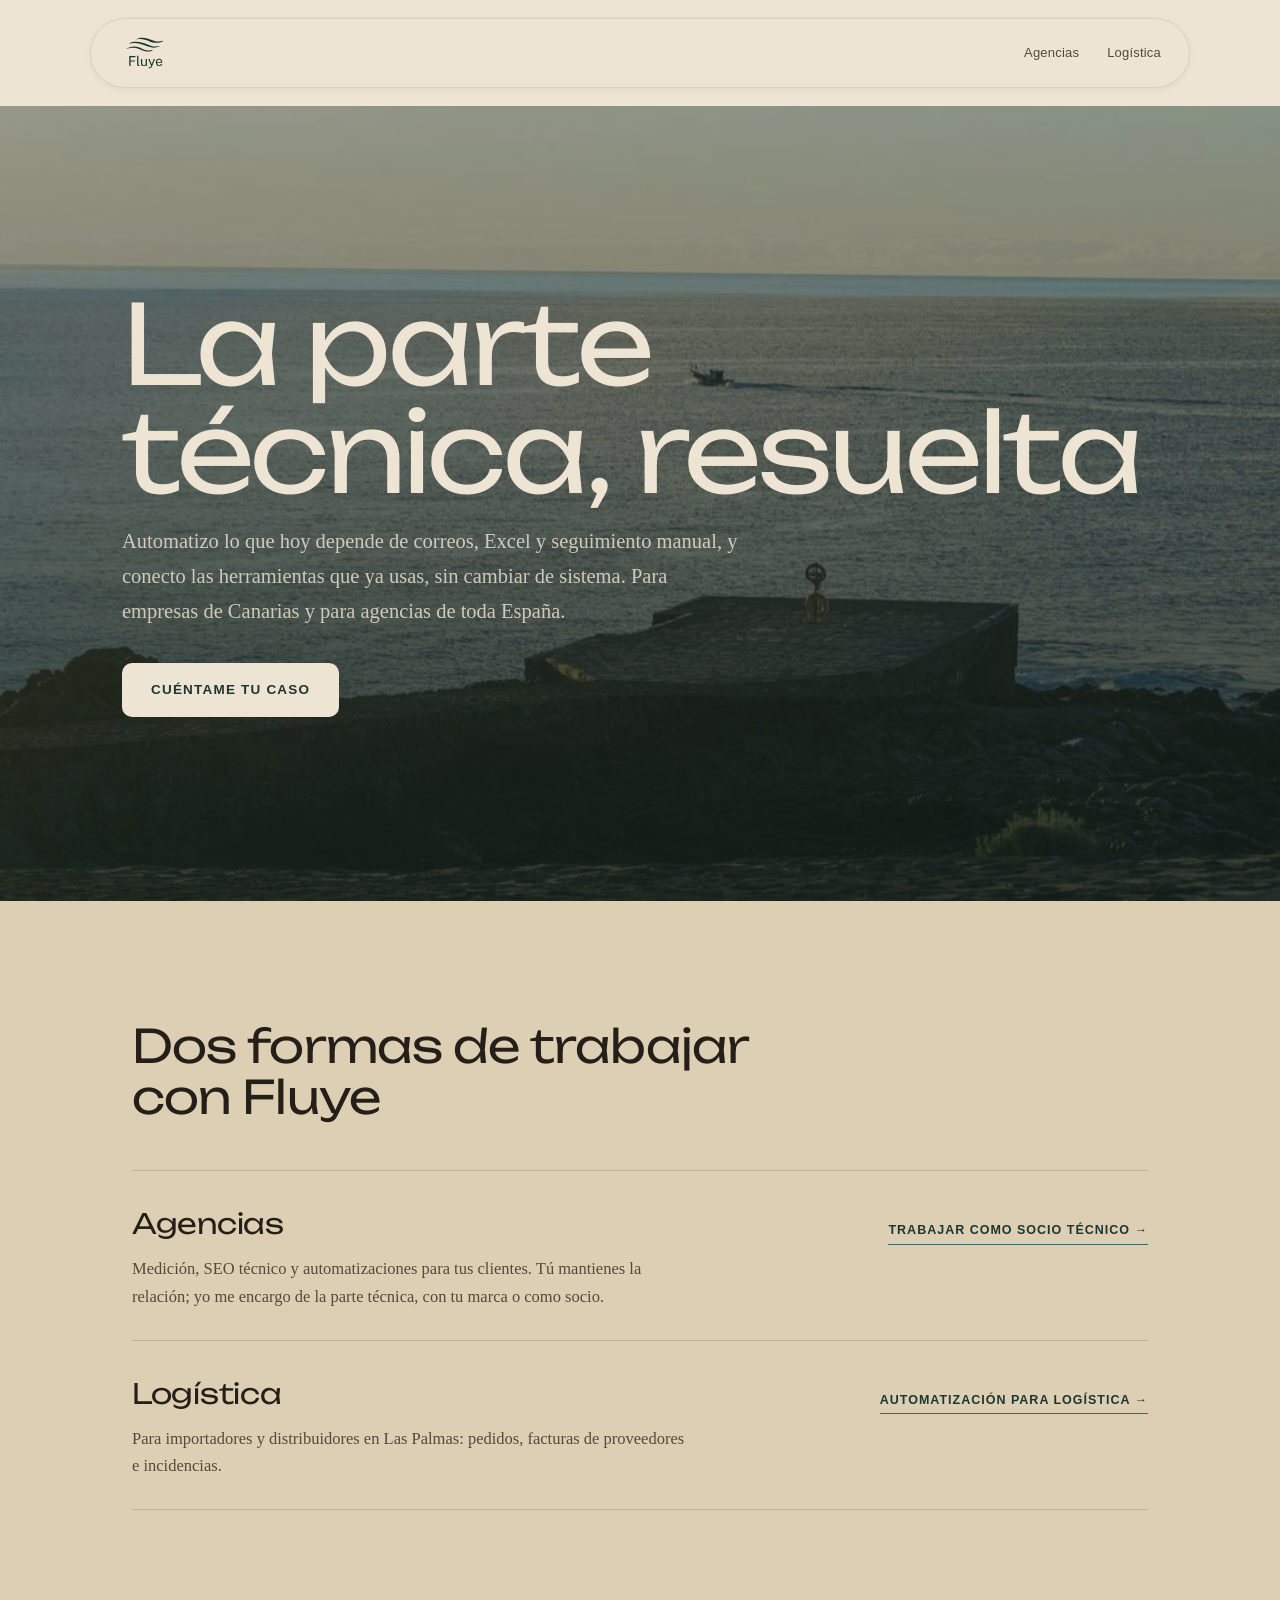
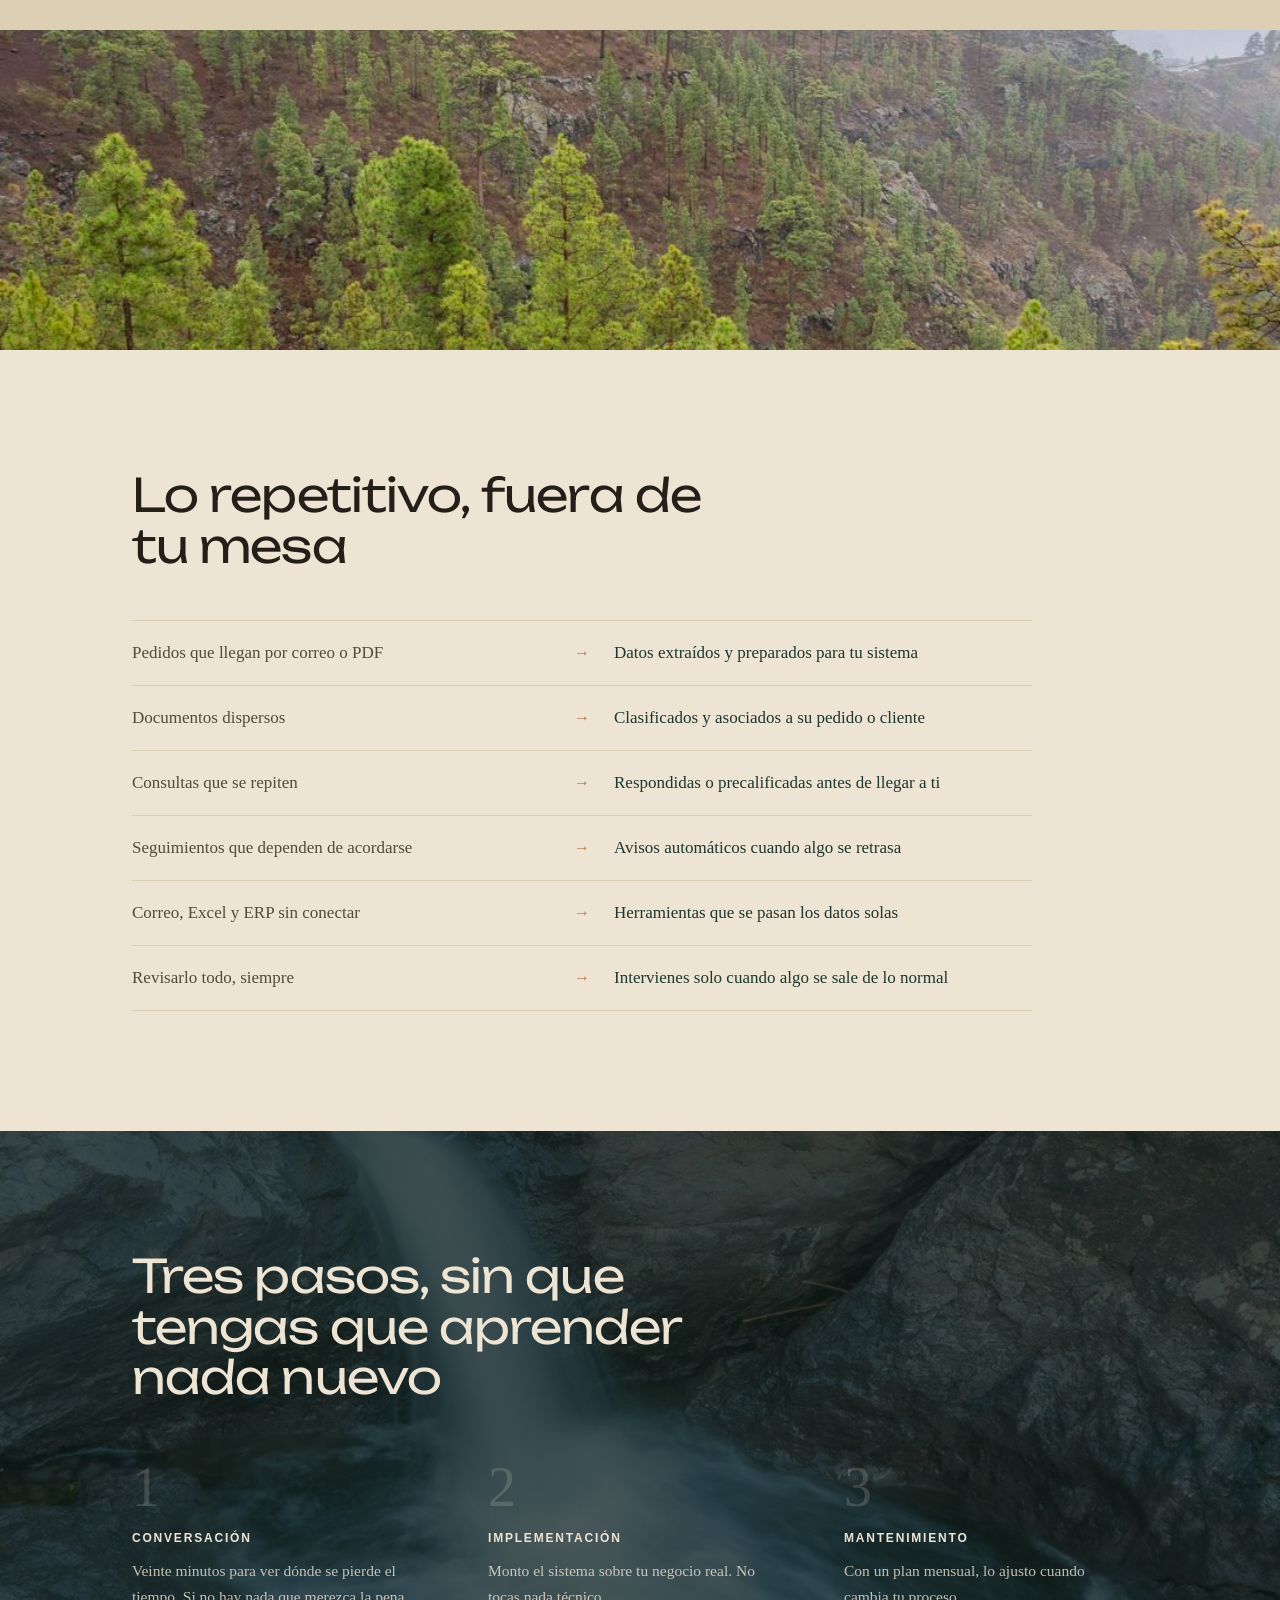
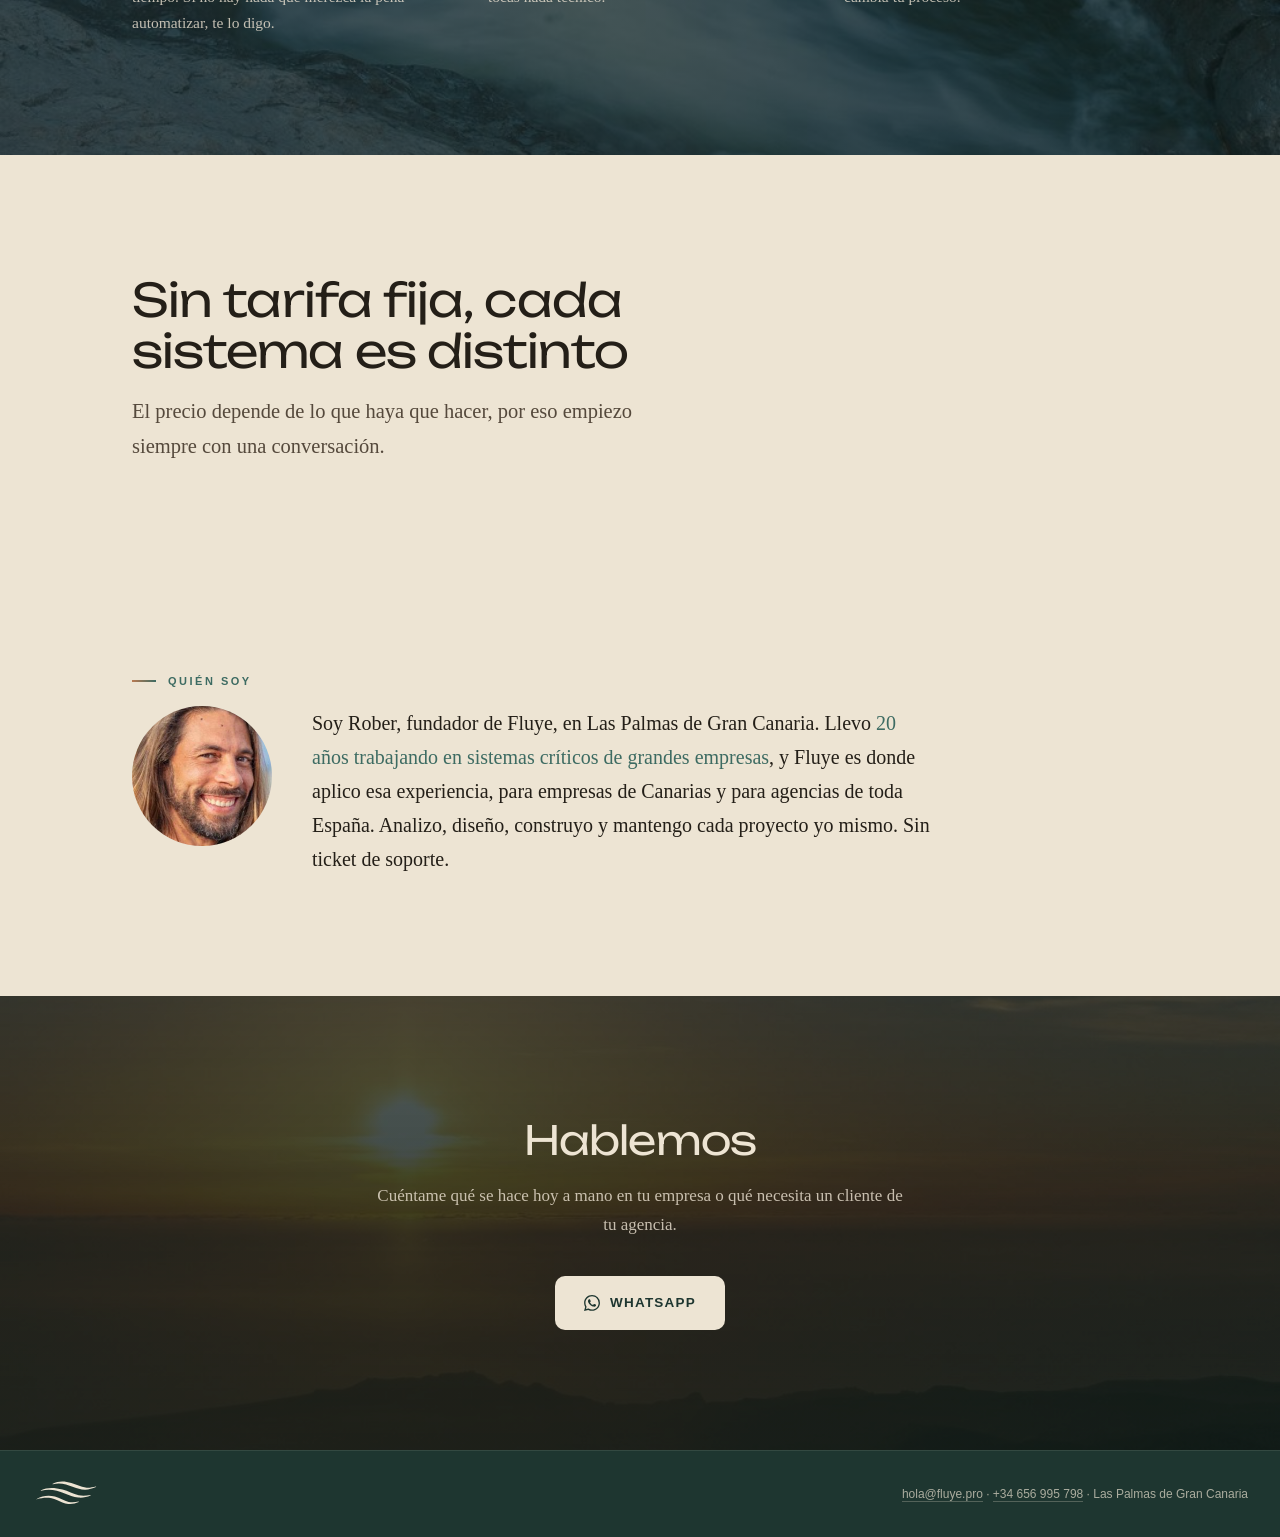
<file: index.html>
<!DOCTYPE html>
<html lang="es">
<head>
<meta charset="UTF-8">
<meta name="viewport" content="width=device-width, initial-scale=1.0">
<title>Fluye · Socio técnico para empresas de Canarias y agencias de toda España</title>
<meta name="description" content="Automatización e integraciones para empresas de Canarias y parte técnica para agencias de toda España: procesos que dependen de correos, Excel y seguimiento manual, medición y SEO técnico. Desde Las Palmas de Gran Canaria.">
<link rel="canonical" href="https://fluye.pro/">
<meta property="og:type" content="website">
<meta property="og:locale" content="es_ES">
<meta property="og:site_name" content="Fluye">
<meta property="og:title" content="Fluye · Socio técnico para empresas de Canarias y agencias de toda España">
<meta property="og:description" content="Automatización e integraciones para empresas de Canarias y parte técnica para agencias de toda España: procesos que dependen de correos, Excel y seguimiento manual, medición y SEO técnico. Desde Las Palmas de Gran Canaria.">
<meta property="og:url" content="https://fluye.pro/">
<meta property="og:image" content="https://fluye.pro/assets/fluye_og_1200x630.jpg">
<meta name="twitter:card" content="summary_large_image">
<meta name="twitter:title" content="Fluye · Socio técnico para empresas de Canarias y agencias de toda España">
<meta name="twitter:description" content="Automatización e integraciones para empresas de Canarias y parte técnica para agencias de toda España: procesos que dependen de correos, Excel y seguimiento manual, medición y SEO técnico. Desde Las Palmas de Gran Canaria.">
<meta name="twitter:image" content="https://fluye.pro/assets/fluye_og_1200x630.jpg">
<script type="application/ld+json">
{
  "@context": "https://schema.org",
  "@graph": [
    {
      "@type": "ProfessionalService",
      "@id": "https://fluye.pro/#fluye",
      "name": "Fluye",
      "url": "https://fluye.pro/",
      "email": "hola@fluye.pro",
      "telephone": "+34656995798",
      "address": {
        "@type": "PostalAddress",
        "addressLocality": "Las Palmas de Gran Canaria",
        "addressRegion": "Las Palmas",
        "addressCountry": "ES"
      },
      "areaServed": [
        { "@type": "City", "name": "Las Palmas de Gran Canaria" },
        { "@type": "Country", "name": "España" }
      ],
      "founder": {
        "@type": "Person",
        "name": "Rober",
        "jobTitle": "Fundador"
      },
      "description": "Fluye es socio técnico de agencias digitales de toda España (medición, SEO técnico y automatizaciones para sus clientes, en marca blanca o como socio) y automatiza procesos que dependen de correos, Excel y seguimiento manual para importadores y distribuidores en Las Palmas de Gran Canaria."
    },
    {
      "@type": "WebPage",
      "@id": "https://fluye.pro/#pagina",
      "url": "https://fluye.pro/",
      "name": "Fluye · Socio técnico para empresas de Canarias y agencias de toda España",
      "description": "Automatización e integraciones para empresas de Canarias y parte técnica para agencias de toda España: procesos que dependen de correos, Excel y seguimiento manual, medición y SEO técnico. Desde Las Palmas de Gran Canaria.",
      "isPartOf": {
        "@id": "https://fluye.pro/#fluye"
      },
      "inLanguage": "es"
    }
  ]
}
</script>
<link rel="icon" href="/favicon.ico" sizes="32x32">
<link rel="icon" type="image/svg+xml" href="[data-uri]">
<link rel="apple-touch-icon" href="/apple-touch-icon.png">
<link rel="preload" href="/assets/fonts/unbounded_latin.woff2" as="font" type="font/woff2" crossorigin>
<link rel="stylesheet" href="/assets/fluye.css">
</head>
<body>

<a href="#contenido" class="skip-link">Saltar al contenido</a>

<!-- ── NAV ── -->
<nav aria-label="Principal">
  <div class="nav-pill">
    <a class="nav-logo" href="/" aria-label="Fluye, inicio">
      <svg viewBox="0 0 203 189" role="img" aria-label="Fluye">
        <g fill="currentColor">
          <path d="M44.56514,141.70276v-36.04199h22.45752l-.0249,4.03809h-17.69678v11.91406h15.90234v3.98828h-15.90234v16.10156h-4.73584Z"/>
          <path d="M79.73409,142.02697c-1.39551,0-2.52148-.19141-3.37695-.57324-.85645-.38184-1.5127-.89746-1.96924-1.5459-.45752-.64746-.76904-1.3916-.93457-2.23047-.1665-.83887-.24951-1.70703-.24951-2.60449v-30.40918h4.56152v29.95996c0,1.29688.25293,2.26855.76025,2.91699.50635.64746,1.2168,1.00488,2.13086,1.07129l1.396.02539v2.99023c-.38281.11621-.78125.21191-1.19678.28711s-.78906.1123-1.12158.1123Z"/>
          <path d="M96.98262,142.2008c-1.34619-.0166-2.61328-.21094-3.80127-.58496s-2.23926-.92676-3.15283-1.6582c-.91406-.73047-1.63281-1.64062-2.15625-2.72852-.52344-1.08887-.78516-2.35547-.78516-3.80176v-17.49707h4.61133v17.02344c0,1.67871.51904,3.04102,1.55762,4.08789s2.60498,1.57031,4.69873,1.57031c1.89404,0,3.41846-.49414,4.57373-1.4834,1.1543-.98828,1.73242-2.46289,1.73242-4.42383v-16.77441h4.58594v25.77246h-3.66406l-.47363-4.93555c-.31543,1.29688-.85156,2.34375-1.60742,3.14062-.75635.79785-1.66211,1.38379-2.7168,1.75781-1.05566.37402-2.18945.55176-3.40234.53516Z"/>
          <path d="M119.01583,149.92834c-1.5127,0-2.83301-.2168-3.96289-.64844v-2.99121l2.6416.0498c.94727.0332,1.73633-.0332,2.36816-.19922.63086-.16602,1.1377-.39062,1.52051-.67285.38184-.2832.67676-.59863.88477-.94727s.37793-.68164.51074-.99707l.89746-2.44238-10.06934-25.14941h4.66016l7.60254,19.88965,7.55273-19.88965h4.51074l-10.8418,27.7168c-.68164,1.62793-1.43359,2.89941-2.25586,3.81348-.82227.91309-1.73633,1.55371-2.74219,1.91895-1.00488.36523-2.09766.54883-3.27734.54883Z"/>
          <path d="M153.51192,142.2008c-2.39258,0-4.50391-.52344-6.33105-1.57031-1.82812-1.0459-3.25684-2.5498-4.28711-4.51074s-1.5459-4.3125-1.5459-7.05371c0-2.70898.46582-5.08496,1.39648-7.12891.92969-2.04395,2.28027-3.63867,4.0498-4.78516,1.76953-1.14746,3.90137-1.7207,6.39355-1.7207,2.42578,0,4.47754.52344,6.15625,1.57031s2.9541,2.52246,3.82617,4.4248,1.30859,4.1582,1.30859,6.7666v1.69531h-18.46973c0,1.62891.27051,3.10352.81055,4.42383.53906,1.32129,1.3584,2.37207,2.45508,3.15332s2.4834,1.17188,4.16211,1.17188c1.64551,0,3.06152-.38281,4.25-1.14648,1.1875-.76465,1.94824-1.87012,2.28027-3.31543h4.33691c-.29883,1.74512-.99316,3.21484-2.08105,4.41211-1.08789,1.19629-2.39258,2.09766-3.91309,2.7041s-3.12012.90918-4.79785.90918ZM146.03438,126.77307h14.00781c0-1.47949-.24902-2.8125-.74805-4.00098-.49805-1.1875-1.25879-2.12695-2.28027-2.81641-1.02246-.68945-2.30566-1.03418-3.85156-1.03418-1.61133,0-2.94922.38574-4.0127,1.1582-1.06348.77344-1.85254,1.76172-2.36816,2.9668-.51465,1.20508-.76367,2.44629-.74707,3.72656Z"/>
        </g>
        <g fill="currentColor">
          <path d="M35.77618,78.96692c15.30048-4.44653,29.79765-4.904,44.59571,1.39702,8.20226,3.40305,16.47227,7.95931,25.64886,8.89701,7.79786.89081,16.25961-.95713,23.23948-4.24321.60704-.28579.30121-1.20825-.35639-1.07513-7.12919,1.44317-15.08687,2.20258-22.1456.64002-10.25359-2.05249-20.0007-9.15128-30.71795-12.03399-14.15573-3.75829-27.98434-1.83209-40.64226,5.39332,0,0-.59244.31766-.401.75522.21359.48821.77916.26974.77916.26974Z"/>
          <path d="M45.52242,59.90968c18.04774-4.83083,35.12309-1.23721,52.50806,5.86421,9.63674,3.83681,19.34563,7.9548,30.14607,9.06051,9.17711,1.04398,19.15415-.94892,27.39561-4.54936.71675-.31313.36271-1.33972-.41259-1.19649-8.4051,1.55272-17.78134,2.34029-26.08359.55547-12.06137-2.35131-23.49293-9.30329-36.09483-12.57986-16.64538-4.27307-32.94312-6.23089-47.89727,1.70458,0,0-.69977.34863-.47723.83591.2483.54368.91578.30502.91578.30502Z"/>
          <path d="M71.66885,45.30294c15.71814-4.44653,30.25268-.08771,45.45468,6.2133,8.42616,3.40305,17.22349,5.88168,26.63524,5.74116,8.05919-.12032,16.77557-2.61758,23.94597-5.90366.62361-.28579.30944-1.20825-.36612-1.07513-7.3238,1.44317-15.57082,3.86303-22.82223,2.30046-10.53348-2.05249-20.67992-6.63661-31.74858-10.07317-13.80895-4.28736-28.48398-5.45334-41.48743,1.77206,0,0-.60861.31766-.41195.75522.21942.48821.80042.26974.80042.26974Z"/>
        </g>
      </svg>
    </a>
    <div class="nav-links">
      <a href="/agencias/">Agencias</a>
      <a href="/logistica/">Logística</a>
    </div>
  </div>
</nav>

<main id="contenido">

<!-- ── HERO ── -->
<header class="hero ">
  <div class="wrap hero-grid">
    <h1>La parte técnica, resuelta</h1>
    <p class="lead on-dark">Automatizo lo que hoy depende de correos, Excel y seguimiento manual, y conecto las herramientas que ya usas, sin cambiar de sistema. Para empresas de Canarias y para agencias de toda España.</p>
    <div class="hero-botones">
      <a href="#contacto" class="btn btn-sobre-oscuro">Cuéntame tu caso</a>
    </div>
  </div>
</header>

<!-- ── DOS CAMINOS ── -->
<section class="seccion seccion-elevada" id="caminos">
  <div class="wrap reveal">
    <h2 class="titular">Dos formas de trabajar con Fluye</h2>
    <div class="caminos">
      <div class="camino">
        <div>
          <h3>Agencias</h3>
          <p>Medición, SEO técnico y automatizaciones para tus clientes. Tú mantienes la relación; yo me encargo de la parte técnica, con tu marca o como socio.</p>
        </div>
        <a class="camino-enlace" href="/agencias/">Trabajar como socio técnico &rarr;</a>
      </div>
      <div class="camino">
        <div>
          <h3>Logística</h3>
          <p>Para importadores y distribuidores en Las Palmas: pedidos, facturas de proveedores e incidencias.</p>
        </div>
        <a class="camino-enlace" href="/logistica/">Automatización para logística &rarr;</a>
      </div>
    </div>
  </div>
</section>

<!-- ── FRANJA FOTOGRÁFICA ── -->
<div class="franja-foto" role="presentation"></div>

<!-- ── QUÉ AUTOMATIZAMOS ── -->
<section class="seccion seccion-clara" id="que-automatizamos">
  <div class="wrap reveal">
    <h2 class="titular">Lo repetitivo, fuera de tu mesa</h2>
    <div class="antes-despues">
      <div class="ad-fila"><span class="ad-antes">Pedidos que llegan por correo o PDF</span><span class="ad-flecha" aria-hidden="true">&rarr;</span><span class="ad-despues">Datos extraídos y preparados para tu sistema</span></div>
      <div class="ad-fila"><span class="ad-antes">Documentos dispersos</span><span class="ad-flecha" aria-hidden="true">&rarr;</span><span class="ad-despues">Clasificados y asociados a su pedido o cliente</span></div>
      <div class="ad-fila"><span class="ad-antes">Consultas que se repiten</span><span class="ad-flecha" aria-hidden="true">&rarr;</span><span class="ad-despues">Respondidas o precalificadas antes de llegar a ti</span></div>
      <div class="ad-fila"><span class="ad-antes">Seguimientos que dependen de acordarse</span><span class="ad-flecha" aria-hidden="true">&rarr;</span><span class="ad-despues">Avisos automáticos cuando algo se retrasa</span></div>
      <div class="ad-fila"><span class="ad-antes">Correo, Excel y ERP sin conectar</span><span class="ad-flecha" aria-hidden="true">&rarr;</span><span class="ad-despues">Herramientas que se pasan los datos solas</span></div>
      <div class="ad-fila"><span class="ad-antes">Revisarlo todo, siempre</span><span class="ad-flecha" aria-hidden="true">&rarr;</span><span class="ad-despues">Intervienes solo cuando algo se sale de lo normal</span></div>
    </div>
  </div>
</section>

<!-- ── CÓMO TRABAJAMOS ── -->
<section class="seccion seccion-oscura fondo-cascada" id="como-trabajamos">
  <div class="wrap reveal">
    <h2 class="titular on-dark">Tres pasos, sin que tengas que aprender nada nuevo</h2>
    <div class="pasos-grid">
      <div class="paso">
        <div class="paso-numero">1</div>
        <h3>Conversación</h3>
        <p>Veinte minutos para ver dónde se pierde el tiempo. Si no hay nada que merezca la pena automatizar, te lo digo.</p>
      </div>
      <div class="paso">
        <div class="paso-numero">2</div>
        <h3>Implementación</h3>
        <p>Monto el sistema sobre tu negocio real. No tocas nada técnico.</p>
      </div>
      <div class="paso">
        <div class="paso-numero">3</div>
        <h3>Mantenimiento</h3>
        <p>Con un plan mensual, lo ajusto cuando cambia tu proceso.</p>
      </div>
    </div>
  </div>
</section>

<!-- ── PRECIOS ── -->
<section class="seccion-cerrada seccion-clara" id="precios">
  <div class="wrap reveal">
    <h2 class="titular">Sin tarifa fija, cada sistema es distinto</h2>
    <p class="lead">El precio depende de lo que haya que hacer, por eso empiezo siempre con una conversación.</p>
  </div>
</section>

<!-- ── QUIÉN SOY ── -->
<section class="seccion seccion-clara">
  <div class="wrap reveal">
    <h2 class="eyebrow">Quién soy</h2>
    <div class="quienes-grid">
      <img class="quienes-foto" src="/assets/rober_fundador.jpg" alt="Rober, fundador de Fluye" width="140" height="140" loading="lazy">
      <div>
        <p class="quienes-texto">Soy Rober, fundador de Fluye, en Las Palmas de Gran Canaria. Llevo <strong>20 años trabajando en sistemas críticos de grandes empresas</strong>, y Fluye es donde aplico esa experiencia, para empresas de Canarias y para agencias de toda España. Analizo, diseño, construyo y mantengo cada proyecto yo mismo. Sin ticket de soporte.</p>
      </div>
    </div>
  </div>
</section>

<!-- ── CTA FINAL ── -->
<section class="seccion seccion-oscura cta-final" id="contacto">
  <div class="wrap cta-final-inner reveal">
    <h2>Hablemos</h2>
    <p>Cuéntame qué se hace hoy a mano en tu empresa o qué necesita un cliente de tu agencia.</p>
    <div class="cta-botones">
      <a href="https://wa.me/34656995798?text=Hola%20Rober%2C%20vengo%20de%20la%20web%20de%20Fluye.%20Te%20escribo%20por%3A%20" class="btn btn-sobre-oscuro">
        <svg width="16" height="16" viewBox="0 0 24 24" fill="currentColor"><path d="M17.472 14.382c-.297-.149-1.758-.867-2.03-.967-.273-.099-.471-.148-.67.15-.197.297-.767.966-.94 1.164-.173.199-.347.223-.644.075-.297-.15-1.255-.463-2.39-1.475-.883-.788-1.48-1.761-1.653-2.059-.173-.297-.018-.458.13-.606.134-.133.298-.347.446-.52.149-.174.198-.298.298-.497.099-.198.05-.371-.025-.52-.075-.149-.669-1.612-.916-2.207-.242-.579-.487-.5-.669-.51-.173-.008-.371-.01-.57-.01-.198 0-.52.074-.792.372-.272.297-1.04 1.016-1.04 2.479 0 1.462 1.065 2.875 1.213 3.074.149.198 2.096 3.2 5.077 4.487.709.306 1.262.489 1.694.625.712.227 1.36.195 1.871.118.571-.085 1.758-.719 2.006-1.413.248-.694.248-1.289.173-1.413-.074-.124-.272-.198-.57-.347m-5.421 7.403h-.004a9.87 9.87 0 01-5.031-1.378l-.361-.214-3.741.982.998-3.648-.235-.374a9.86 9.86 0 01-1.51-5.26c.001-5.45 4.436-9.884 9.888-9.884 2.64 0 5.122 1.03 6.988 2.898a9.825 9.825 0 012.893 6.994c-.003 5.45-4.437 9.884-9.885 9.884m8.413-18.297A11.815 11.815 0 0012.05 0C5.495 0 .16 5.335.157 11.892c0 2.096.547 4.142 1.588 5.945L.057 24l6.305-1.654a11.882 11.882 0 005.683 1.448h.005c6.554 0 11.89-5.335 11.893-11.893a11.821 11.821 0 00-3.48-8.413Z"/></svg>
        WhatsApp
      </a>
    </div>
  </div>
</section>

</main>

<!-- ── FOOTER ── -->
<footer>
  <div class="footer-marca">
    <div class="footer-logo">
      <svg viewBox="25 38 150 58" role="img" aria-label="Fluye">
        <g fill="currentColor">
          <path d="M35.77618,78.96692c15.30048-4.44653,29.79765-4.904,44.59571,1.39702,8.20226,3.40305,16.47227,7.95931,25.64886,8.89701,7.79786.89081,16.25961-.95713,23.23948-4.24321.60704-.28579.30121-1.20825-.35639-1.07513-7.12919,1.44317-15.08687,2.20258-22.1456.64002-10.25359-2.05249-20.0007-9.15128-30.71795-12.03399-14.15573-3.75829-27.98434-1.83209-40.64226,5.39332,0,0-.59244.31766-.401.75522.21359.48821.77916.26974.77916.26974Z"/>
          <path d="M45.52242,59.90968c18.04774-4.83083,35.12309-1.23721,52.50806,5.86421,9.63674,3.83681,19.34563,7.9548,30.14607,9.06051,9.17711,1.04398,19.15415-.94892,27.39561-4.54936.71675-.31313.36271-1.33972-.41259-1.19649-8.4051,1.55272-17.78134,2.34029-26.08359.55547-12.06137-2.35131-23.49293-9.30329-36.09483-12.57986-16.64538-4.27307-32.94312-6.23089-47.89727,1.70458,0,0-.69977.34863-.47723.83591.2483.54368.91578.30502.91578.30502Z"/>
          <path d="M71.66885,45.30294c15.71814-4.44653,30.25268-.08771,45.45468,6.2133,8.42616,3.40305,17.22349,5.88168,26.63524,5.74116,8.05919-.12032,16.77557-2.61758,23.94597-5.90366.62361-.28579.30944-1.20825-.36612-1.07513-7.3238,1.44317-15.57082,3.86303-22.82223,2.30046-10.53348-2.05249-20.67992-6.63661-31.74858-10.07317-13.80895-4.28736-28.48398-5.45334-41.48743,1.77206,0,0-.60861.31766-.41195.75522.21942.48821.80042.26974.80042.26974Z"/>
        </g>
      </svg>
    </div>
  </div>
  <div class="footer-texto">
    <div><a href="mailto:hola@fluye.pro">hola@fluye.pro</a> · <a href="https://wa.me/34656995798?text=Hola%20Rober%2C%20te%20escribo%20desde%20la%20web%20de%20Fluye.">+34 656 995 798</a> · Las Palmas de Gran Canaria</div>
  </div>
</footer>

<script src="/assets/fluye.js"></script>
</body>
</html>
</file>
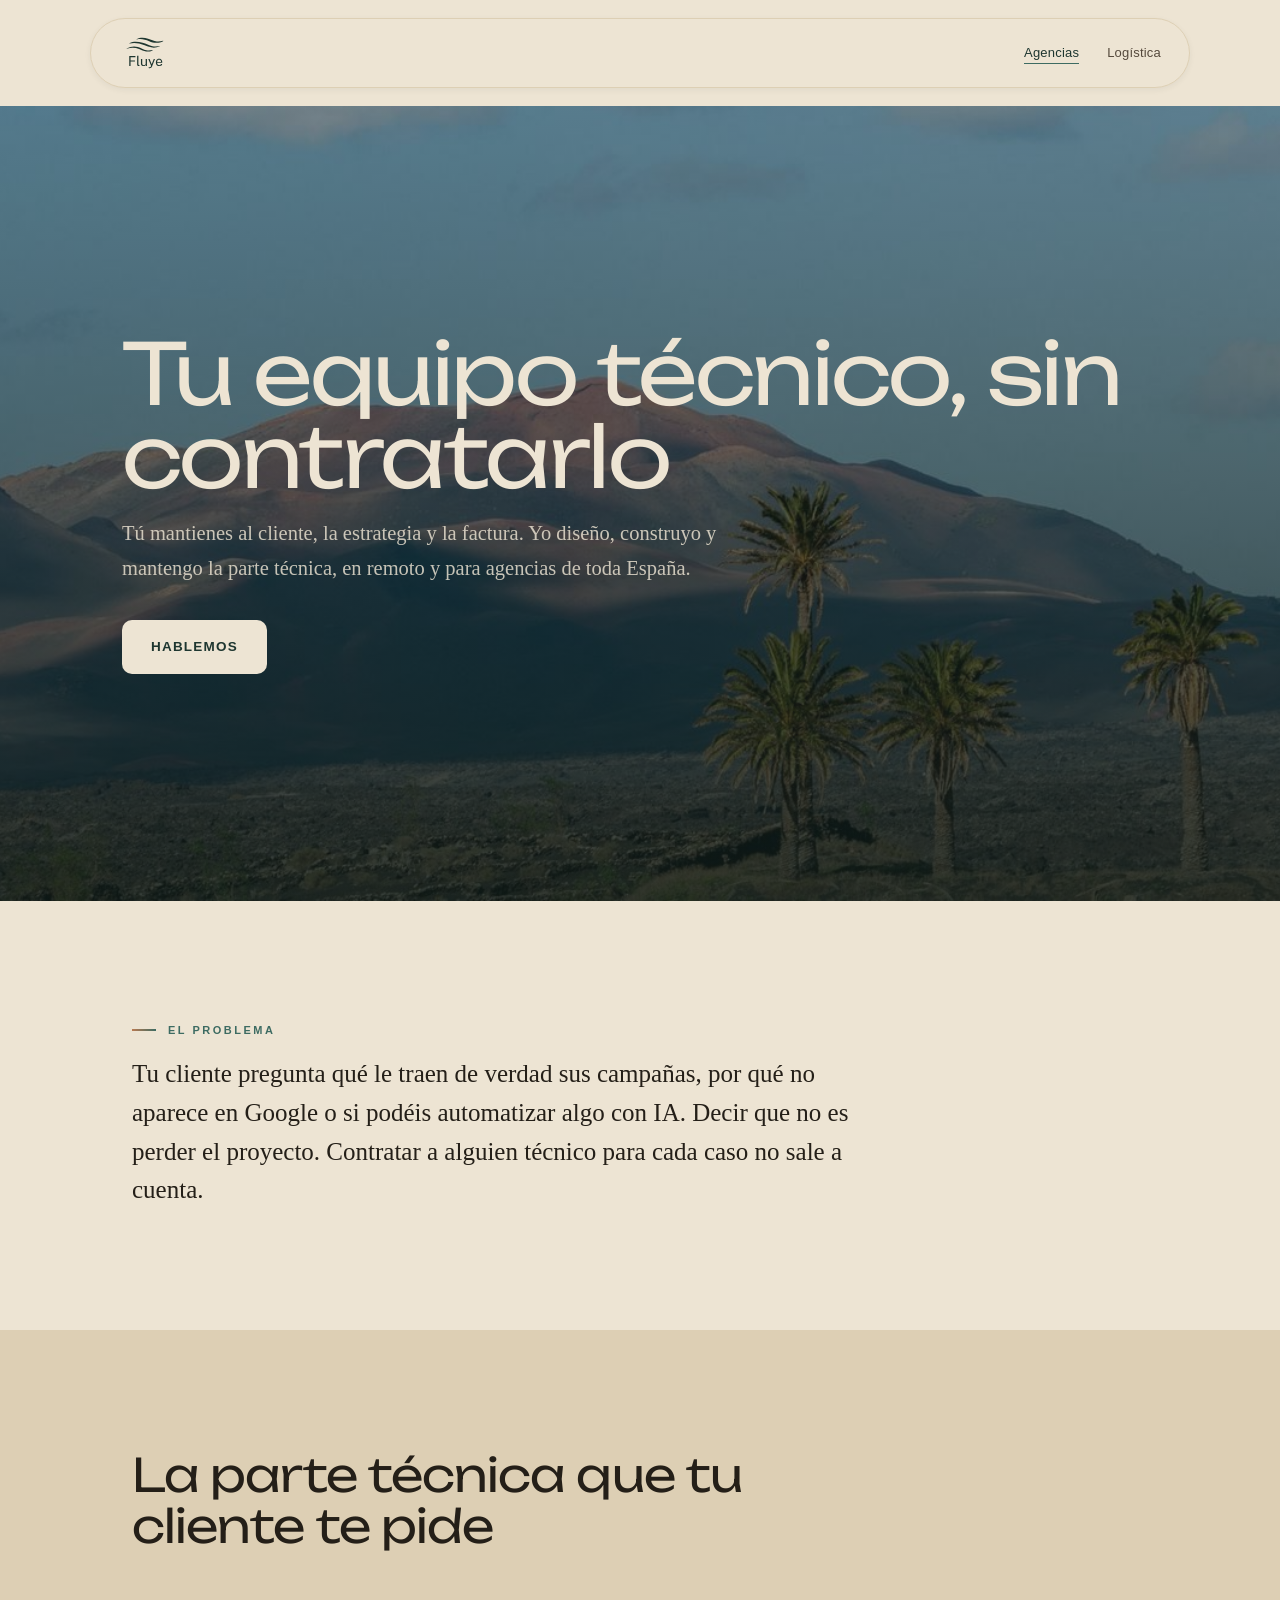
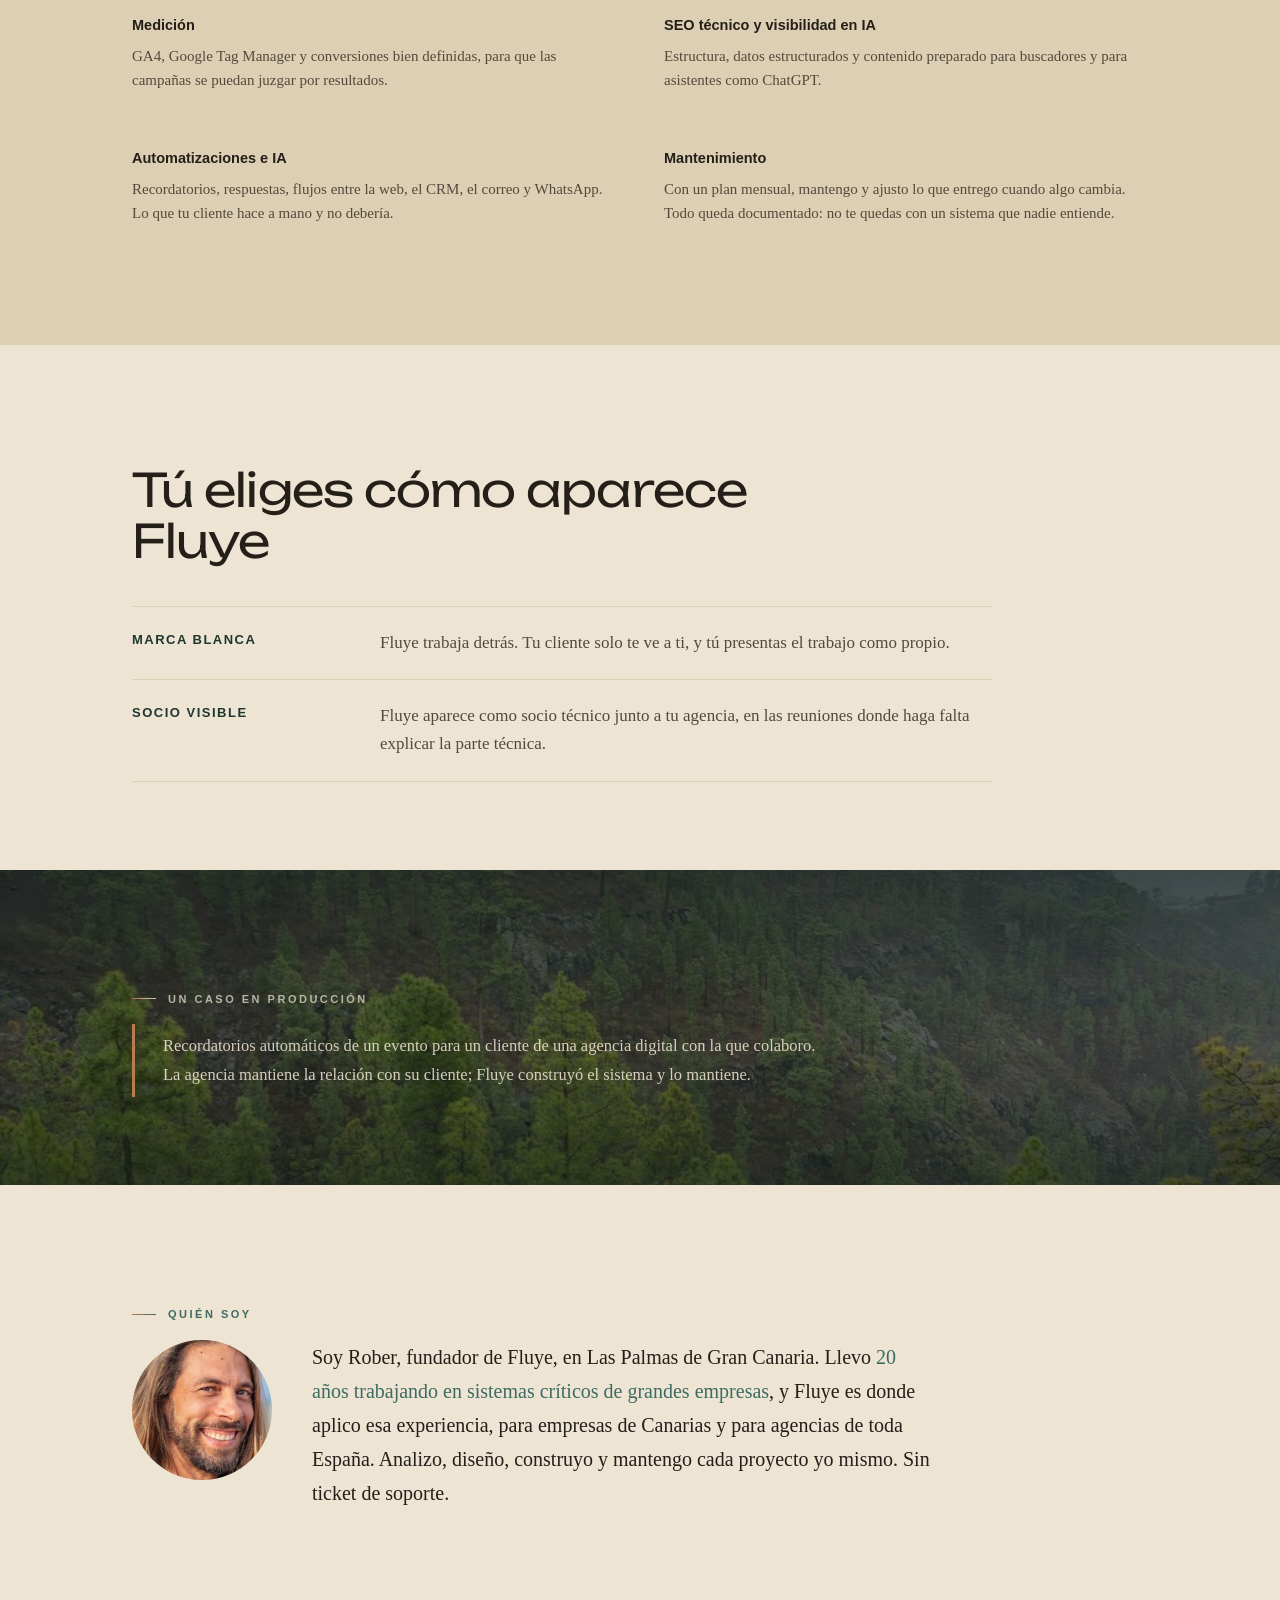
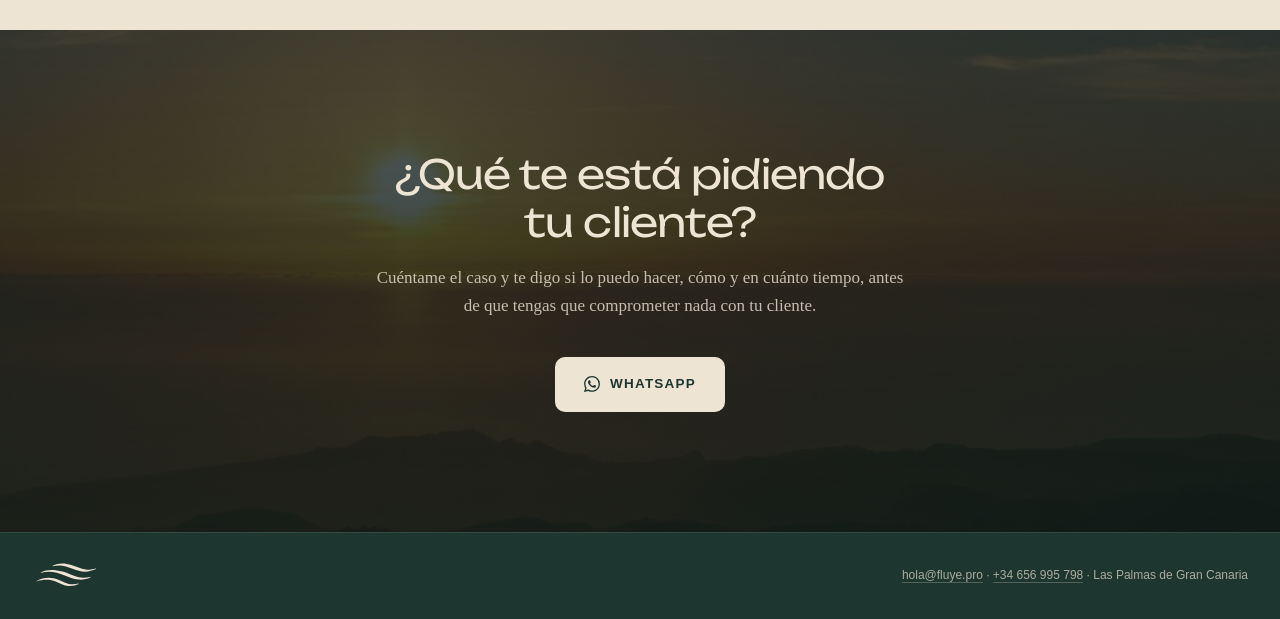
<file: agencias/index.html>
<!DOCTYPE html>
<html lang="es">
<head>
<meta charset="UTF-8">
<meta name="viewport" content="width=device-width, initial-scale=1.0">
<title>Socio técnico para agencias digitales · Fluye</title>
<meta name="description" content="Fluye es el socio técnico de agencias digitales de toda España: medición, SEO técnico, automatizaciones e IA para tus clientes, en marca blanca o como socio. Tú mantienes al cliente y la factura.">
<link rel="canonical" href="https://fluye.pro/agencias/">
<meta property="og:type" content="website">
<meta property="og:locale" content="es_ES">
<meta property="og:site_name" content="Fluye">
<meta property="og:title" content="Socio técnico para agencias digitales · Fluye">
<meta property="og:description" content="Fluye es el socio técnico de agencias digitales de toda España: medición, SEO técnico, automatizaciones e IA para tus clientes, en marca blanca o como socio. Tú mantienes al cliente y la factura.">
<meta property="og:url" content="https://fluye.pro/agencias/">
<meta property="og:image" content="https://fluye.pro/assets/fluye_og_agencias_1200x630.jpg">
<meta name="twitter:card" content="summary_large_image">
<meta name="twitter:title" content="Socio técnico para agencias digitales · Fluye">
<meta name="twitter:description" content="Fluye es el socio técnico de agencias digitales de toda España: medición, SEO técnico, automatizaciones e IA para tus clientes, en marca blanca o como socio. Tú mantienes al cliente y la factura.">
<meta name="twitter:image" content="https://fluye.pro/assets/fluye_og_agencias_1200x630.jpg">
<script type="application/ld+json">
{
  "@context": "https://schema.org",
  "@graph": [
    {
      "@type": "ProfessionalService",
      "@id": "https://fluye.pro/#fluye",
      "name": "Fluye",
      "url": "https://fluye.pro/",
      "email": "hola@fluye.pro",
      "telephone": "+34656995798",
      "address": {
        "@type": "PostalAddress",
        "addressLocality": "Las Palmas de Gran Canaria",
        "addressRegion": "Las Palmas",
        "addressCountry": "ES"
      },
      "areaServed": [
        { "@type": "City", "name": "Las Palmas de Gran Canaria" },
        { "@type": "Country", "name": "España" }
      ],
      "founder": {
        "@type": "Person",
        "name": "Rober",
        "jobTitle": "Fundador"
      },
      "description": "Fluye es socio técnico de agencias digitales de toda España (medición, SEO técnico y automatizaciones para sus clientes, en marca blanca o como socio) y automatiza procesos que dependen de correos, Excel y seguimiento manual para importadores y distribuidores en Las Palmas de Gran Canaria."
    },
    {
      "@type": "WebPage",
      "@id": "https://fluye.pro/agencias/#pagina",
      "url": "https://fluye.pro/agencias/",
      "name": "Socio técnico para agencias digitales · Fluye",
      "description": "Fluye es el socio técnico de agencias digitales de toda España: medición, SEO técnico, automatizaciones e IA para tus clientes, en marca blanca o como socio. Tú mantienes al cliente y la factura.",
      "isPartOf": {
        "@id": "https://fluye.pro/#fluye"
      },
      "inLanguage": "es"
    },
    {
      "@type": "Service",
      "name": "Socio técnico de medición, SEO técnico y automatización para agencias",
      "provider": {
        "@id": "https://fluye.pro/#fluye"
      },
      "audience": {
        "@type": "BusinessAudience",
        "audienceType": "Agencias digitales y creativas"
      },
      "areaServed": { "@type": "Country", "name": "España" },
      "description": "Medición (GA4, Google Tag Manager, conversiones), SEO técnico y visibilidad en buscadores de IA, y automatizaciones e IA para los clientes de una agencia, en marca blanca o como socio técnico. En remoto, para agencias de toda España."
    }
  ]
}
</script>
<link rel="icon" href="/favicon.ico" sizes="32x32">
<link rel="icon" type="image/svg+xml" href="[data-uri]">
<link rel="apple-touch-icon" href="/apple-touch-icon.png">
<link rel="preload" href="/assets/fonts/unbounded_latin.woff2" as="font" type="font/woff2" crossorigin>
<link rel="stylesheet" href="/assets/fluye.css">
</head>
<body>

<a href="#contenido" class="skip-link">Saltar al contenido</a>

<!-- ── NAV ── -->
<nav aria-label="Principal">
  <div class="nav-pill">
    <a class="nav-logo" href="/" aria-label="Fluye, inicio">
      <svg viewBox="0 0 203 189" role="img" aria-label="Fluye">
        <g fill="currentColor">
          <path d="M44.56514,141.70276v-36.04199h22.45752l-.0249,4.03809h-17.69678v11.91406h15.90234v3.98828h-15.90234v16.10156h-4.73584Z"/>
          <path d="M79.73409,142.02697c-1.39551,0-2.52148-.19141-3.37695-.57324-.85645-.38184-1.5127-.89746-1.96924-1.5459-.45752-.64746-.76904-1.3916-.93457-2.23047-.1665-.83887-.24951-1.70703-.24951-2.60449v-30.40918h4.56152v29.95996c0,1.29688.25293,2.26855.76025,2.91699.50635.64746,1.2168,1.00488,2.13086,1.07129l1.396.02539v2.99023c-.38281.11621-.78125.21191-1.19678.28711s-.78906.1123-1.12158.1123Z"/>
          <path d="M96.98262,142.2008c-1.34619-.0166-2.61328-.21094-3.80127-.58496s-2.23926-.92676-3.15283-1.6582c-.91406-.73047-1.63281-1.64062-2.15625-2.72852-.52344-1.08887-.78516-2.35547-.78516-3.80176v-17.49707h4.61133v17.02344c0,1.67871.51904,3.04102,1.55762,4.08789s2.60498,1.57031,4.69873,1.57031c1.89404,0,3.41846-.49414,4.57373-1.4834,1.1543-.98828,1.73242-2.46289,1.73242-4.42383v-16.77441h4.58594v25.77246h-3.66406l-.47363-4.93555c-.31543,1.29688-.85156,2.34375-1.60742,3.14062-.75635.79785-1.66211,1.38379-2.7168,1.75781-1.05566.37402-2.18945.55176-3.40234.53516Z"/>
          <path d="M119.01583,149.92834c-1.5127,0-2.83301-.2168-3.96289-.64844v-2.99121l2.6416.0498c.94727.0332,1.73633-.0332,2.36816-.19922.63086-.16602,1.1377-.39062,1.52051-.67285.38184-.2832.67676-.59863.88477-.94727s.37793-.68164.51074-.99707l.89746-2.44238-10.06934-25.14941h4.66016l7.60254,19.88965,7.55273-19.88965h4.51074l-10.8418,27.7168c-.68164,1.62793-1.43359,2.89941-2.25586,3.81348-.82227.91309-1.73633,1.55371-2.74219,1.91895-1.00488.36523-2.09766.54883-3.27734.54883Z"/>
          <path d="M153.51192,142.2008c-2.39258,0-4.50391-.52344-6.33105-1.57031-1.82812-1.0459-3.25684-2.5498-4.28711-4.51074s-1.5459-4.3125-1.5459-7.05371c0-2.70898.46582-5.08496,1.39648-7.12891.92969-2.04395,2.28027-3.63867,4.0498-4.78516,1.76953-1.14746,3.90137-1.7207,6.39355-1.7207,2.42578,0,4.47754.52344,6.15625,1.57031s2.9541,2.52246,3.82617,4.4248,1.30859,4.1582,1.30859,6.7666v1.69531h-18.46973c0,1.62891.27051,3.10352.81055,4.42383.53906,1.32129,1.3584,2.37207,2.45508,3.15332s2.4834,1.17188,4.16211,1.17188c1.64551,0,3.06152-.38281,4.25-1.14648,1.1875-.76465,1.94824-1.87012,2.28027-3.31543h4.33691c-.29883,1.74512-.99316,3.21484-2.08105,4.41211-1.08789,1.19629-2.39258,2.09766-3.91309,2.7041s-3.12012.90918-4.79785.90918ZM146.03438,126.77307h14.00781c0-1.47949-.24902-2.8125-.74805-4.00098-.49805-1.1875-1.25879-2.12695-2.28027-2.81641-1.02246-.68945-2.30566-1.03418-3.85156-1.03418-1.61133,0-2.94922.38574-4.0127,1.1582-1.06348.77344-1.85254,1.76172-2.36816,2.9668-.51465,1.20508-.76367,2.44629-.74707,3.72656Z"/>
        </g>
        <g fill="currentColor">
          <path d="M35.77618,78.96692c15.30048-4.44653,29.79765-4.904,44.59571,1.39702,8.20226,3.40305,16.47227,7.95931,25.64886,8.89701,7.79786.89081,16.25961-.95713,23.23948-4.24321.60704-.28579.30121-1.20825-.35639-1.07513-7.12919,1.44317-15.08687,2.20258-22.1456.64002-10.25359-2.05249-20.0007-9.15128-30.71795-12.03399-14.15573-3.75829-27.98434-1.83209-40.64226,5.39332,0,0-.59244.31766-.401.75522.21359.48821.77916.26974.77916.26974Z"/>
          <path d="M45.52242,59.90968c18.04774-4.83083,35.12309-1.23721,52.50806,5.86421,9.63674,3.83681,19.34563,7.9548,30.14607,9.06051,9.17711,1.04398,19.15415-.94892,27.39561-4.54936.71675-.31313.36271-1.33972-.41259-1.19649-8.4051,1.55272-17.78134,2.34029-26.08359.55547-12.06137-2.35131-23.49293-9.30329-36.09483-12.57986-16.64538-4.27307-32.94312-6.23089-47.89727,1.70458,0,0-.69977.34863-.47723.83591.2483.54368.91578.30502.91578.30502Z"/>
          <path d="M71.66885,45.30294c15.71814-4.44653,30.25268-.08771,45.45468,6.2133,8.42616,3.40305,17.22349,5.88168,26.63524,5.74116,8.05919-.12032,16.77557-2.61758,23.94597-5.90366.62361-.28579.30944-1.20825-.36612-1.07513-7.3238,1.44317-15.57082,3.86303-22.82223,2.30046-10.53348-2.05249-20.67992-6.63661-31.74858-10.07317-13.80895-4.28736-28.48398-5.45334-41.48743,1.77206,0,0-.60861.31766-.41195.75522.21942.48821.80042.26974.80042.26974Z"/>
        </g>
      </svg>
    </a>
    <div class="nav-links">
      <a href="/agencias/" aria-current="page">Agencias</a>
      <a href="/logistica/">Logística</a>
    </div>
  </div>
</nav>

<main id="contenido">

<!-- ── HERO ── -->
<header class="hero hero-agencias hero-sub">
  <div class="wrap hero-grid">
    <h1>Tu equipo técnico, sin contratarlo</h1>
    <p class="lead on-dark">Tú mantienes al cliente, la estrategia y la factura. Yo diseño, construyo y mantengo la parte técnica, en remoto y para agencias de toda España.</p>
    <div class="hero-botones">
      <a href="#contacto" class="btn btn-sobre-oscuro">Hablemos</a>
    </div>
  </div>
</header>

<!-- ── EL PROBLEMA ── -->
<section class="seccion seccion-clara">
  <div class="wrap reveal">
    <h2 class="eyebrow">El problema</h2>
    <p class="problema-texto">Tu cliente pregunta qué le traen de verdad sus campañas, por qué no aparece en Google o si podéis automatizar algo con IA. Decir que no es perder el proyecto. Contratar a alguien técnico para cada caso no sale a cuenta.</p>
  </div>
</section>

<!-- ── QUÉ HACEMOS ── -->
<section class="seccion seccion-elevada" id="que-hacemos">
  <div class="wrap reveal">
    <h2 class="titular">La parte técnica que tu cliente te pide</h2>
    <div class="funciones-lista">
          <div class="funcion-item">
            <h3>Medición</h3>
            <p>GA4, Google Tag Manager y conversiones bien definidas, para que las campañas se puedan juzgar por resultados.</p>
          </div>
          <div class="funcion-item">
            <h3>SEO técnico y visibilidad en IA</h3>
            <p>Estructura, datos estructurados y contenido preparado para buscadores y para asistentes como ChatGPT.</p>
          </div>
          <div class="funcion-item">
            <h3>Automatizaciones e IA</h3>
            <p>Recordatorios, respuestas, flujos entre la web, el CRM, el correo y WhatsApp. Lo que tu cliente hace a mano y no debería.</p>
          </div>
          <div class="funcion-item">
            <h3>Mantenimiento</h3>
            <p>Con un plan mensual, mantengo y ajusto lo que entrego cuando algo cambia. Todo queda documentado: no te quedas con un sistema que nadie entiende.</p>
          </div>
    </div>
  </div>
</section>

<!-- ── DOS FORMAS ── -->
<section class="seccion-cerrada seccion-clara">
  <div class="wrap reveal">
    <h2 class="titular">Tú eliges cómo aparece Fluye</h2>
    <div class="modalidades">
      <div class="modalidad"><h3>Marca blanca</h3><p>Fluye trabaja detrás. Tu cliente solo te ve a ti, y tú presentas el trabajo como propio.</p></div>
      <div class="modalidad"><h3>Socio visible</h3><p>Fluye aparece como socio técnico junto a tu agencia, en las reuniones donde haga falta explicar la parte técnica.</p></div>
    </div>
  </div>
</section>

<!-- ── CASO EN PRODUCCIÓN ── -->
<section class="seccion-cerrada seccion-elevada fondo-pinar">
  <div class="wrap reveal">
    <h2 class="eyebrow on-dark">Un caso en producción</h2>
    <div class="b2b-card">
      <p>Recordatorios automáticos de un evento para un cliente de una agencia digital con la que colaboro. La agencia mantiene la relación con su cliente; Fluye construyó el sistema y lo mantiene.</p>
    </div>
  </div>
</section>

<!-- ── QUIÉN SOY ── -->
<section class="seccion seccion-clara">
  <div class="wrap reveal">
    <h2 class="eyebrow">Quién soy</h2>
    <div class="quienes-grid">
      <img class="quienes-foto" src="/assets/rober_fundador.jpg" alt="Rober, fundador de Fluye" width="140" height="140" loading="lazy">
      <div>
        <p class="quienes-texto">Soy Rober, fundador de Fluye, en Las Palmas de Gran Canaria. Llevo <strong>20 años trabajando en sistemas críticos de grandes empresas</strong>, y Fluye es donde aplico esa experiencia, para empresas de Canarias y para agencias de toda España. Analizo, diseño, construyo y mantengo cada proyecto yo mismo. Sin ticket de soporte.</p>
      </div>
    </div>
  </div>
</section>

<!-- ── CTA FINAL ── -->
<section class="seccion seccion-oscura cta-final" id="contacto">
  <div class="wrap cta-final-inner reveal">
    <h2>¿Qué te está pidiendo tu cliente?</h2>
    <p>Cuéntame el caso y te digo si lo puedo hacer, cómo y en cuánto tiempo, antes de que tengas que comprometer nada con tu cliente.</p>
    <div class="cta-botones">
      <a href="https://wa.me/34656995798?text=Hola%20Rober%2C%20tengo%20una%20agencia%20y%20vengo%20de%20la%20p%C3%A1gina%20de%20agencias%20de%20Fluye.%20Me%20interesa%20la%20parte%20de%3A%20" class="btn btn-sobre-oscuro">
        <svg width="16" height="16" viewBox="0 0 24 24" fill="currentColor"><path d="M17.472 14.382c-.297-.149-1.758-.867-2.03-.967-.273-.099-.471-.148-.67.15-.197.297-.767.966-.94 1.164-.173.199-.347.223-.644.075-.297-.15-1.255-.463-2.39-1.475-.883-.788-1.48-1.761-1.653-2.059-.173-.297-.018-.458.13-.606.134-.133.298-.347.446-.52.149-.174.198-.298.298-.497.099-.198.05-.371-.025-.52-.075-.149-.669-1.612-.916-2.207-.242-.579-.487-.5-.669-.51-.173-.008-.371-.01-.57-.01-.198 0-.52.074-.792.372-.272.297-1.04 1.016-1.04 2.479 0 1.462 1.065 2.875 1.213 3.074.149.198 2.096 3.2 5.077 4.487.709.306 1.262.489 1.694.625.712.227 1.36.195 1.871.118.571-.085 1.758-.719 2.006-1.413.248-.694.248-1.289.173-1.413-.074-.124-.272-.198-.57-.347m-5.421 7.403h-.004a9.87 9.87 0 01-5.031-1.378l-.361-.214-3.741.982.998-3.648-.235-.374a9.86 9.86 0 01-1.51-5.26c.001-5.45 4.436-9.884 9.888-9.884 2.64 0 5.122 1.03 6.988 2.898a9.825 9.825 0 012.893 6.994c-.003 5.45-4.437 9.884-9.885 9.884m8.413-18.297A11.815 11.815 0 0012.05 0C5.495 0 .16 5.335.157 11.892c0 2.096.547 4.142 1.588 5.945L.057 24l6.305-1.654a11.882 11.882 0 005.683 1.448h.005c6.554 0 11.89-5.335 11.893-11.893a11.821 11.821 0 00-3.48-8.413Z"/></svg>
        WhatsApp
      </a>
    </div>
  </div>
</section>

</main>

<!-- ── FOOTER ── -->
<footer>
  <div class="footer-marca">
    <div class="footer-logo">
      <svg viewBox="25 38 150 58" role="img" aria-label="Fluye">
        <g fill="currentColor">
          <path d="M35.77618,78.96692c15.30048-4.44653,29.79765-4.904,44.59571,1.39702,8.20226,3.40305,16.47227,7.95931,25.64886,8.89701,7.79786.89081,16.25961-.95713,23.23948-4.24321.60704-.28579.30121-1.20825-.35639-1.07513-7.12919,1.44317-15.08687,2.20258-22.1456.64002-10.25359-2.05249-20.0007-9.15128-30.71795-12.03399-14.15573-3.75829-27.98434-1.83209-40.64226,5.39332,0,0-.59244.31766-.401.75522.21359.48821.77916.26974.77916.26974Z"/>
          <path d="M45.52242,59.90968c18.04774-4.83083,35.12309-1.23721,52.50806,5.86421,9.63674,3.83681,19.34563,7.9548,30.14607,9.06051,9.17711,1.04398,19.15415-.94892,27.39561-4.54936.71675-.31313.36271-1.33972-.41259-1.19649-8.4051,1.55272-17.78134,2.34029-26.08359.55547-12.06137-2.35131-23.49293-9.30329-36.09483-12.57986-16.64538-4.27307-32.94312-6.23089-47.89727,1.70458,0,0-.69977.34863-.47723.83591.2483.54368.91578.30502.91578.30502Z"/>
          <path d="M71.66885,45.30294c15.71814-4.44653,30.25268-.08771,45.45468,6.2133,8.42616,3.40305,17.22349,5.88168,26.63524,5.74116,8.05919-.12032,16.77557-2.61758,23.94597-5.90366.62361-.28579.30944-1.20825-.36612-1.07513-7.3238,1.44317-15.57082,3.86303-22.82223,2.30046-10.53348-2.05249-20.67992-6.63661-31.74858-10.07317-13.80895-4.28736-28.48398-5.45334-41.48743,1.77206,0,0-.60861.31766-.41195.75522.21942.48821.80042.26974.80042.26974Z"/>
        </g>
      </svg>
    </div>
  </div>
  <div class="footer-texto">
    <div><a href="mailto:hola@fluye.pro">hola@fluye.pro</a> · <a href="https://wa.me/34656995798?text=Hola%20Rober%2C%20te%20escribo%20desde%20la%20p%C3%A1gina%20de%20agencias%20de%20Fluye.">+34 656 995 798</a> · Las Palmas de Gran Canaria</div>
  </div>
</footer>

<script src="/assets/fluye.js"></script>
</body>
</html>
</file>
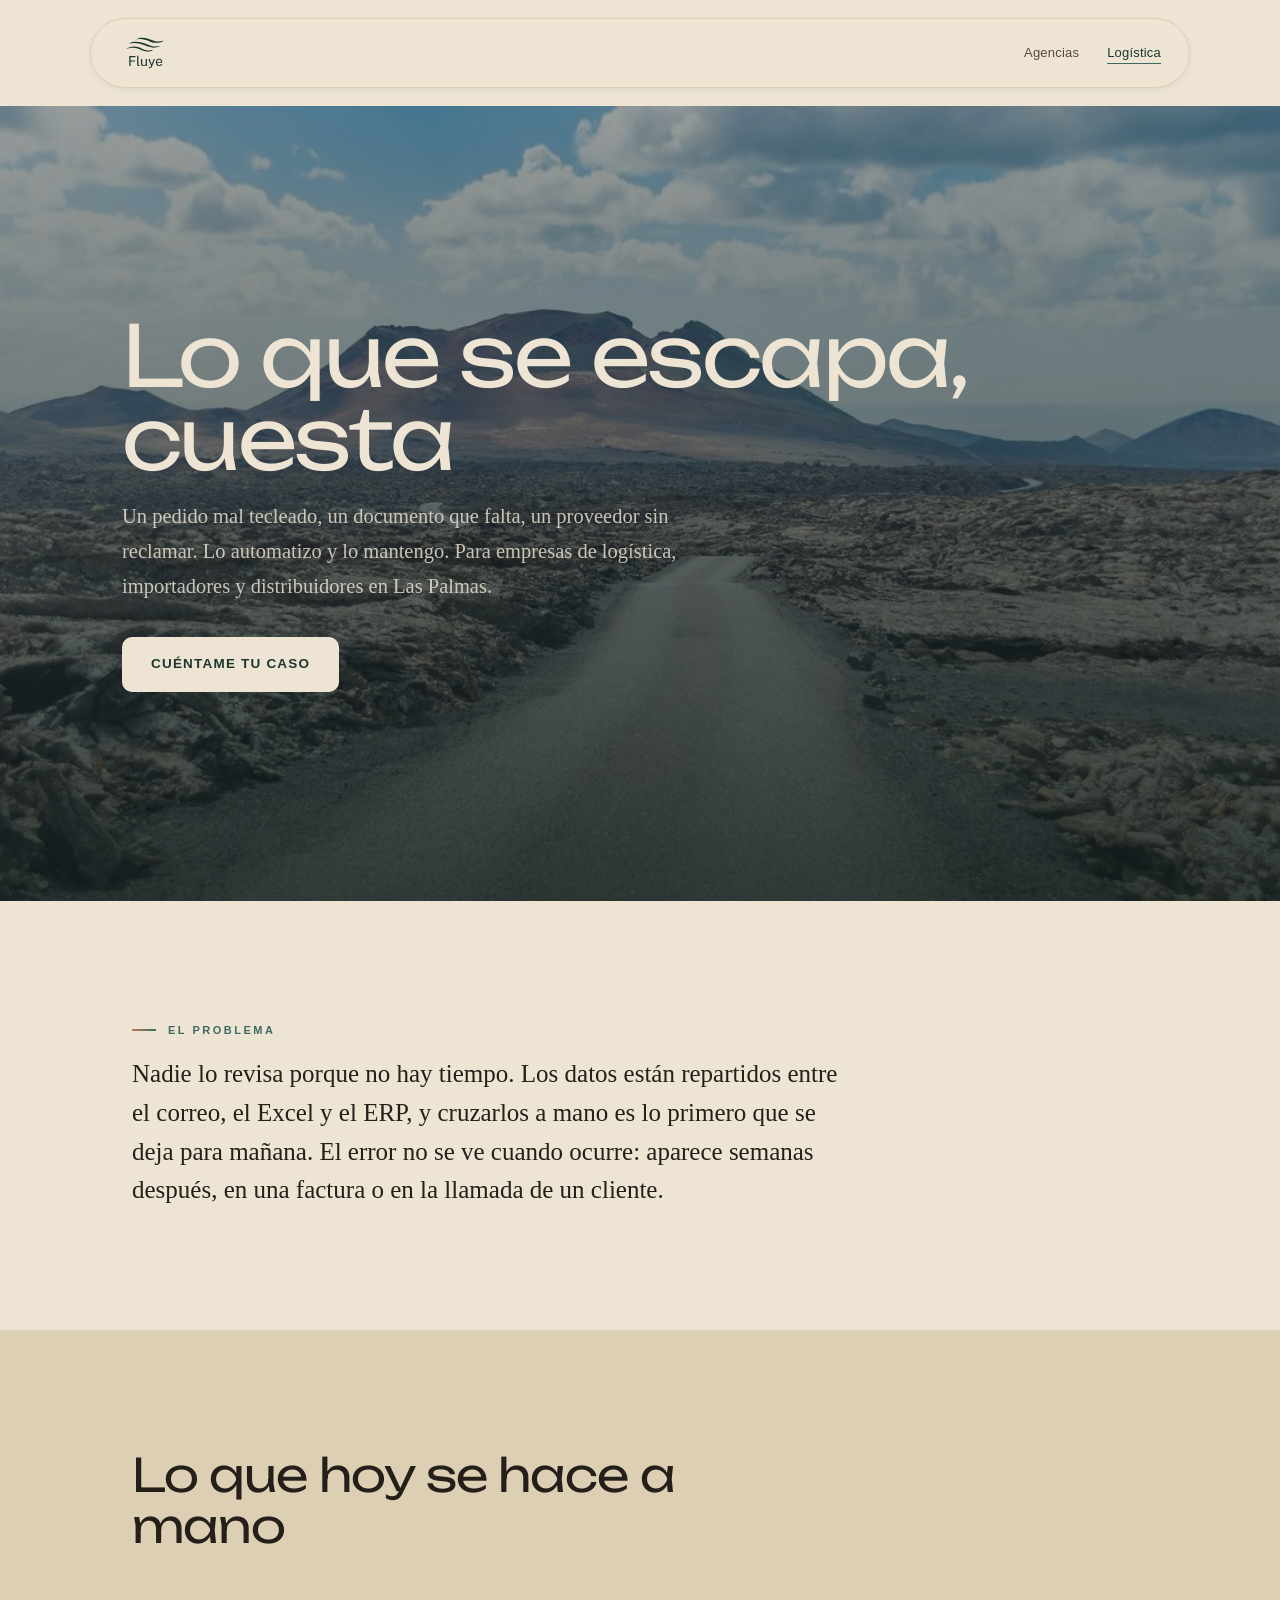
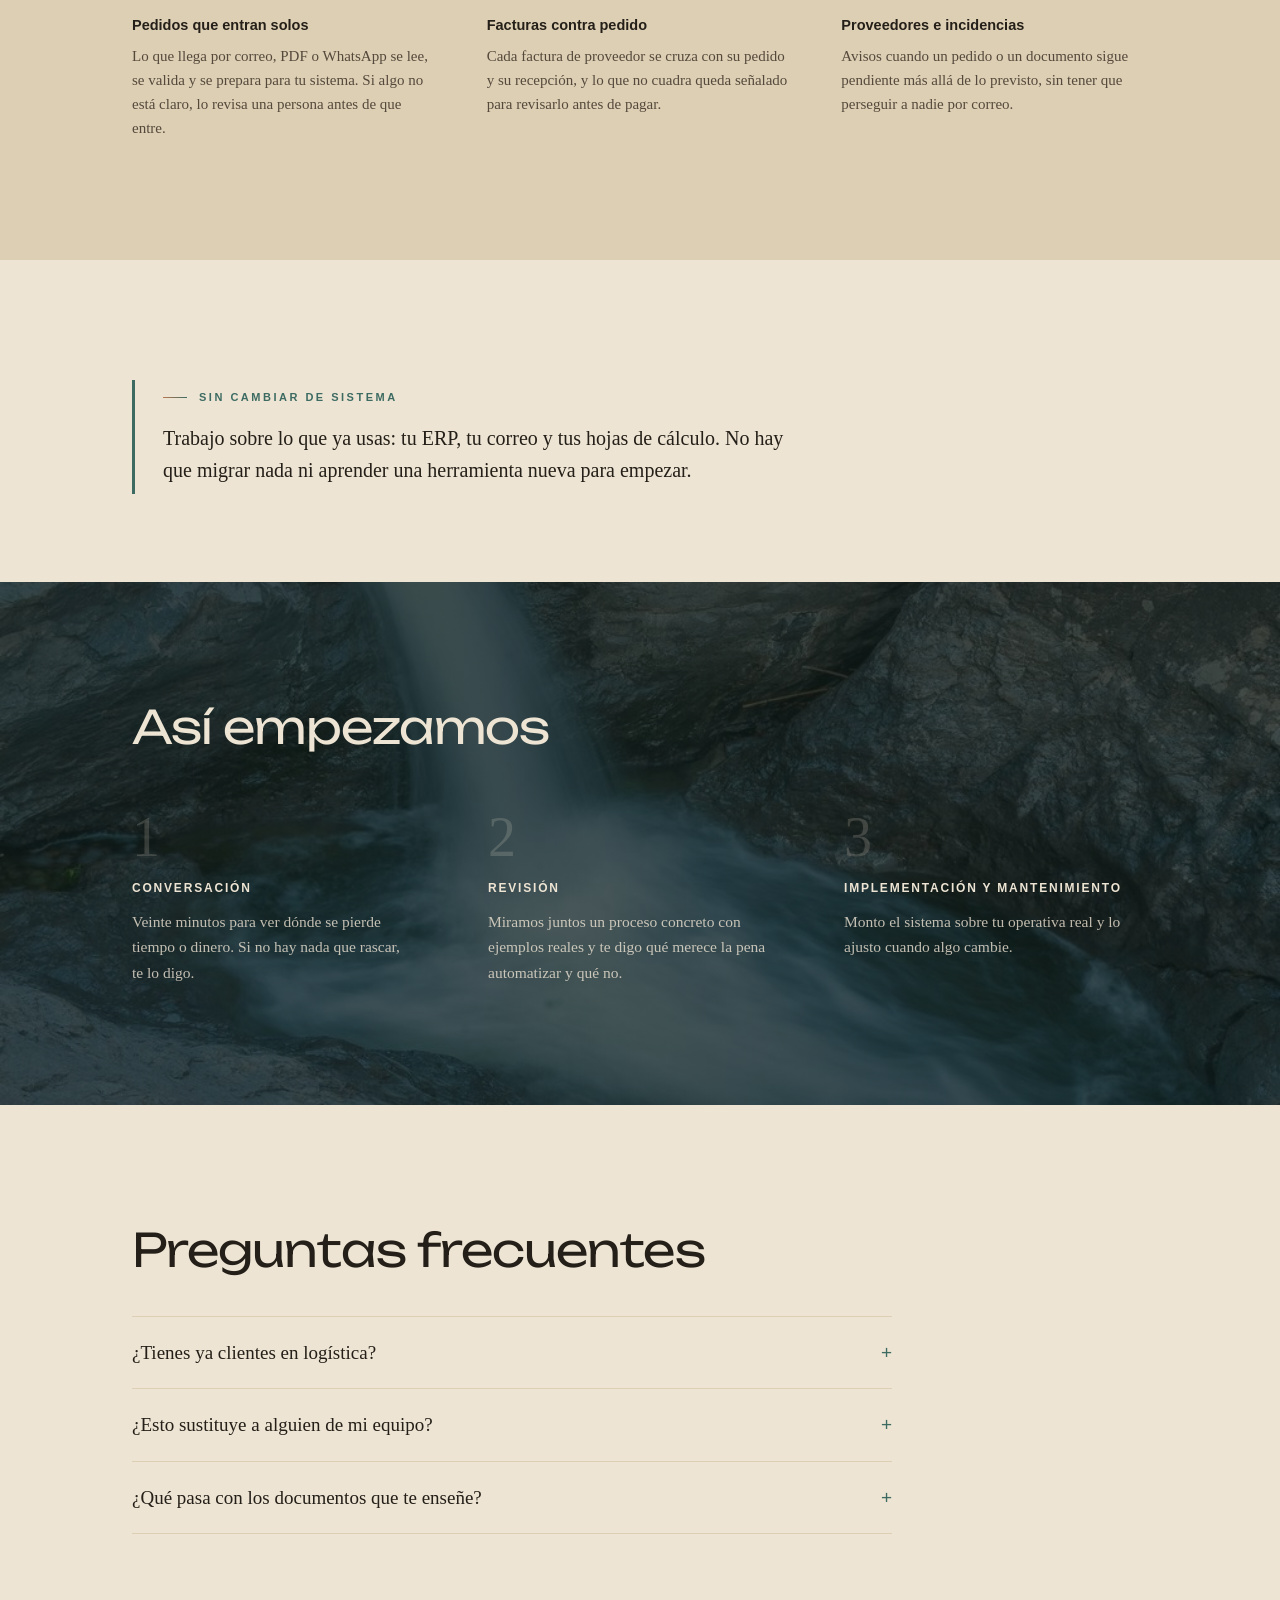
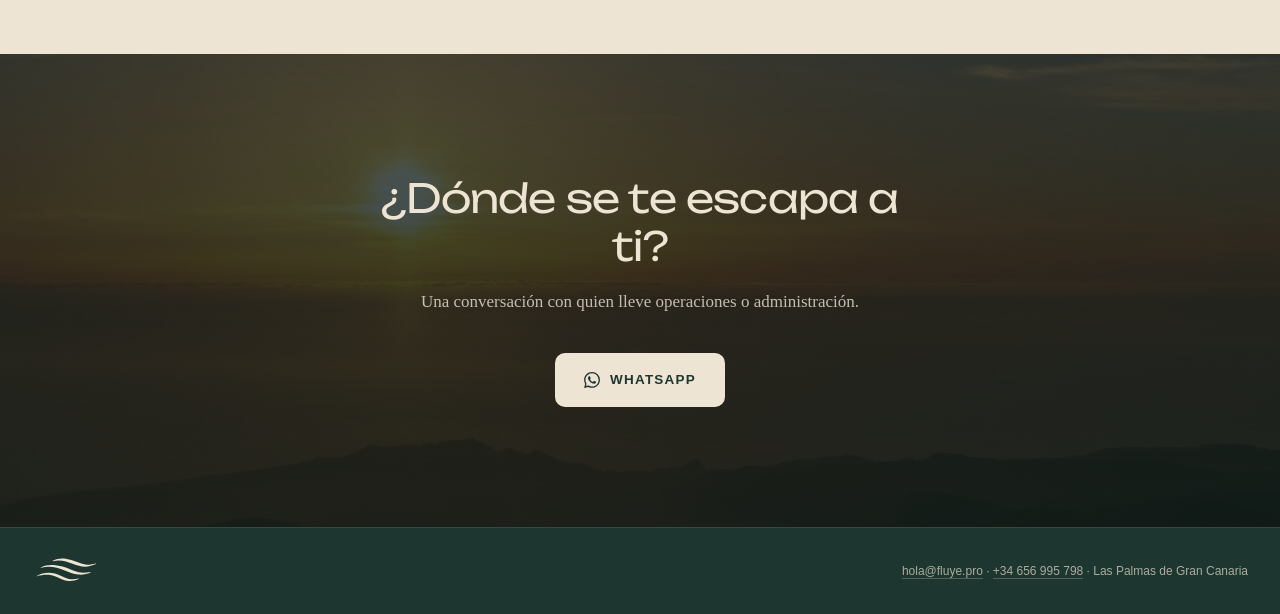
<file: logistica/index.html>
<!DOCTYPE html>
<html lang="es">
<head>
<meta charset="UTF-8">
<meta name="viewport" content="width=device-width, initial-scale=1.0">
<title>Automatización para logística en Las Palmas · Fluye</title>
<meta name="description" content="Automatización de pedidos, facturas de proveedores, incidencias y seguimientos para importadores, distribuidores y empresas de logística en Las Palmas de Gran Canaria. Sin cambiar de ERP.">
<link rel="canonical" href="https://fluye.pro/logistica/">
<meta property="og:type" content="website">
<meta property="og:locale" content="es_ES">
<meta property="og:site_name" content="Fluye">
<meta property="og:title" content="Automatización para logística en Las Palmas · Fluye">
<meta property="og:description" content="Automatización de pedidos, facturas de proveedores, incidencias y seguimientos para importadores, distribuidores y empresas de logística en Las Palmas de Gran Canaria. Sin cambiar de ERP.">
<meta property="og:url" content="https://fluye.pro/logistica/">
<meta property="og:image" content="https://fluye.pro/assets/fluye_og_1200x630.jpg">
<meta name="twitter:card" content="summary_large_image">
<meta name="twitter:title" content="Automatización para logística en Las Palmas · Fluye">
<meta name="twitter:description" content="Automatización de pedidos, facturas de proveedores, incidencias y seguimientos para importadores, distribuidores y empresas de logística en Las Palmas de Gran Canaria. Sin cambiar de ERP.">
<meta name="twitter:image" content="https://fluye.pro/assets/fluye_og_1200x630.jpg">
<script type="application/ld+json">
{
  "@context": "https://schema.org",
  "@graph": [
    {
      "@type": "ProfessionalService",
      "@id": "https://fluye.pro/#fluye",
      "name": "Fluye",
      "url": "https://fluye.pro/",
      "email": "hola@fluye.pro",
      "telephone": "+34656995798",
      "address": {
        "@type": "PostalAddress",
        "addressLocality": "Las Palmas de Gran Canaria",
        "addressRegion": "Las Palmas",
        "addressCountry": "ES"
      },
      "areaServed": [
        { "@type": "City", "name": "Las Palmas de Gran Canaria" },
        { "@type": "Country", "name": "España" }
      ],
      "founder": {
        "@type": "Person",
        "name": "Rober",
        "jobTitle": "Fundador"
      },
      "description": "Fluye es socio técnico de agencias digitales de toda España (medición, SEO técnico y automatizaciones para sus clientes, en marca blanca o como socio) y automatiza procesos que dependen de correos, Excel y seguimiento manual para importadores y distribuidores en Las Palmas de Gran Canaria."
    },
    {
      "@type": "WebPage",
      "@id": "https://fluye.pro/logistica/#pagina",
      "url": "https://fluye.pro/logistica/",
      "name": "Automatización para logística en Las Palmas · Fluye",
      "description": "Automatización de pedidos, facturas de proveedores, incidencias y seguimientos para importadores, distribuidores y empresas de logística en Las Palmas de Gran Canaria. Sin cambiar de ERP.",
      "isPartOf": {
        "@id": "https://fluye.pro/#fluye"
      },
      "inLanguage": "es"
    },
    {
      "@type": "FAQPage",
      "mainEntity": [
        {
          "@type": "Question",
          "name": "¿Tienes ya clientes en logística?",
          "acceptedAnswer": {
            "@type": "Answer",
            "text": "Estoy empezando en este sector y prefiero decirlo. Por eso la primera conversación no cuesta nada: juzgas por lo que veas en tu propio caso, no por referencias."
          }
        },
        {
          "@type": "Question",
          "name": "¿Esto sustituye a alguien de mi equipo?",
          "acceptedAnswer": {
            "@type": "Answer",
            "text": "No. El sistema hace lo repetitivo y avisa a una persona cuando hace falta decidir. Tu equipo deja de teclear y de perseguir papeles."
          }
        },
        {
          "@type": "Question",
          "name": "¿Qué pasa con los documentos que te enseñe?",
          "acceptedAnswer": {
            "@type": "Answer",
            "text": "Se usan solo para tu proyecto, no se ceden a terceros y se borran cuando lo pidas."
          }
        }
      ]
    },
    {
      "@type": "Service",
      "name": "Automatización de procesos para logística, distribución e importación",
      "provider": {
        "@id": "https://fluye.pro/#fluye"
      },
      "areaServed": "Las Palmas de Gran Canaria",
      "description": "Lectura de pedidos que llegan por correo o PDF, cruce de facturas de proveedores con pedido y recepción y seguimiento de proveedores e incidencias."
    }
  ]
}
</script>
<link rel="icon" href="/favicon.ico" sizes="32x32">
<link rel="icon" type="image/svg+xml" href="[data-uri]">
<link rel="apple-touch-icon" href="/apple-touch-icon.png">
<link rel="preload" href="/assets/fonts/unbounded_latin.woff2" as="font" type="font/woff2" crossorigin>
<link rel="stylesheet" href="/assets/fluye.css">
</head>
<body>

<a href="#contenido" class="skip-link">Saltar al contenido</a>

<!-- ── NAV ── -->
<nav aria-label="Principal">
  <div class="nav-pill">
    <a class="nav-logo" href="/" aria-label="Fluye, inicio">
      <svg viewBox="0 0 203 189" role="img" aria-label="Fluye">
        <g fill="currentColor">
          <path d="M44.56514,141.70276v-36.04199h22.45752l-.0249,4.03809h-17.69678v11.91406h15.90234v3.98828h-15.90234v16.10156h-4.73584Z"/>
          <path d="M79.73409,142.02697c-1.39551,0-2.52148-.19141-3.37695-.57324-.85645-.38184-1.5127-.89746-1.96924-1.5459-.45752-.64746-.76904-1.3916-.93457-2.23047-.1665-.83887-.24951-1.70703-.24951-2.60449v-30.40918h4.56152v29.95996c0,1.29688.25293,2.26855.76025,2.91699.50635.64746,1.2168,1.00488,2.13086,1.07129l1.396.02539v2.99023c-.38281.11621-.78125.21191-1.19678.28711s-.78906.1123-1.12158.1123Z"/>
          <path d="M96.98262,142.2008c-1.34619-.0166-2.61328-.21094-3.80127-.58496s-2.23926-.92676-3.15283-1.6582c-.91406-.73047-1.63281-1.64062-2.15625-2.72852-.52344-1.08887-.78516-2.35547-.78516-3.80176v-17.49707h4.61133v17.02344c0,1.67871.51904,3.04102,1.55762,4.08789s2.60498,1.57031,4.69873,1.57031c1.89404,0,3.41846-.49414,4.57373-1.4834,1.1543-.98828,1.73242-2.46289,1.73242-4.42383v-16.77441h4.58594v25.77246h-3.66406l-.47363-4.93555c-.31543,1.29688-.85156,2.34375-1.60742,3.14062-.75635.79785-1.66211,1.38379-2.7168,1.75781-1.05566.37402-2.18945.55176-3.40234.53516Z"/>
          <path d="M119.01583,149.92834c-1.5127,0-2.83301-.2168-3.96289-.64844v-2.99121l2.6416.0498c.94727.0332,1.73633-.0332,2.36816-.19922.63086-.16602,1.1377-.39062,1.52051-.67285.38184-.2832.67676-.59863.88477-.94727s.37793-.68164.51074-.99707l.89746-2.44238-10.06934-25.14941h4.66016l7.60254,19.88965,7.55273-19.88965h4.51074l-10.8418,27.7168c-.68164,1.62793-1.43359,2.89941-2.25586,3.81348-.82227.91309-1.73633,1.55371-2.74219,1.91895-1.00488.36523-2.09766.54883-3.27734.54883Z"/>
          <path d="M153.51192,142.2008c-2.39258,0-4.50391-.52344-6.33105-1.57031-1.82812-1.0459-3.25684-2.5498-4.28711-4.51074s-1.5459-4.3125-1.5459-7.05371c0-2.70898.46582-5.08496,1.39648-7.12891.92969-2.04395,2.28027-3.63867,4.0498-4.78516,1.76953-1.14746,3.90137-1.7207,6.39355-1.7207,2.42578,0,4.47754.52344,6.15625,1.57031s2.9541,2.52246,3.82617,4.4248,1.30859,4.1582,1.30859,6.7666v1.69531h-18.46973c0,1.62891.27051,3.10352.81055,4.42383.53906,1.32129,1.3584,2.37207,2.45508,3.15332s2.4834,1.17188,4.16211,1.17188c1.64551,0,3.06152-.38281,4.25-1.14648,1.1875-.76465,1.94824-1.87012,2.28027-3.31543h4.33691c-.29883,1.74512-.99316,3.21484-2.08105,4.41211-1.08789,1.19629-2.39258,2.09766-3.91309,2.7041s-3.12012.90918-4.79785.90918ZM146.03438,126.77307h14.00781c0-1.47949-.24902-2.8125-.74805-4.00098-.49805-1.1875-1.25879-2.12695-2.28027-2.81641-1.02246-.68945-2.30566-1.03418-3.85156-1.03418-1.61133,0-2.94922.38574-4.0127,1.1582-1.06348.77344-1.85254,1.76172-2.36816,2.9668-.51465,1.20508-.76367,2.44629-.74707,3.72656Z"/>
        </g>
        <g fill="currentColor">
          <path d="M35.77618,78.96692c15.30048-4.44653,29.79765-4.904,44.59571,1.39702,8.20226,3.40305,16.47227,7.95931,25.64886,8.89701,7.79786.89081,16.25961-.95713,23.23948-4.24321.60704-.28579.30121-1.20825-.35639-1.07513-7.12919,1.44317-15.08687,2.20258-22.1456.64002-10.25359-2.05249-20.0007-9.15128-30.71795-12.03399-14.15573-3.75829-27.98434-1.83209-40.64226,5.39332,0,0-.59244.31766-.401.75522.21359.48821.77916.26974.77916.26974Z"/>
          <path d="M45.52242,59.90968c18.04774-4.83083,35.12309-1.23721,52.50806,5.86421,9.63674,3.83681,19.34563,7.9548,30.14607,9.06051,9.17711,1.04398,19.15415-.94892,27.39561-4.54936.71675-.31313.36271-1.33972-.41259-1.19649-8.4051,1.55272-17.78134,2.34029-26.08359.55547-12.06137-2.35131-23.49293-9.30329-36.09483-12.57986-16.64538-4.27307-32.94312-6.23089-47.89727,1.70458,0,0-.69977.34863-.47723.83591.2483.54368.91578.30502.91578.30502Z"/>
          <path d="M71.66885,45.30294c15.71814-4.44653,30.25268-.08771,45.45468,6.2133,8.42616,3.40305,17.22349,5.88168,26.63524,5.74116,8.05919-.12032,16.77557-2.61758,23.94597-5.90366.62361-.28579.30944-1.20825-.36612-1.07513-7.3238,1.44317-15.57082,3.86303-22.82223,2.30046-10.53348-2.05249-20.67992-6.63661-31.74858-10.07317-13.80895-4.28736-28.48398-5.45334-41.48743,1.77206,0,0-.60861.31766-.41195.75522.21942.48821.80042.26974.80042.26974Z"/>
        </g>
      </svg>
    </a>
    <div class="nav-links">
      <a href="/agencias/">Agencias</a>
      <a href="/logistica/" aria-current="page">Logística</a>
    </div>
  </div>
</nav>

<main id="contenido">

<!-- ── HERO ── -->
<header class="hero hero-logistica hero-sub">
  <div class="wrap hero-grid">
    <h1>Lo que se escapa, cuesta</h1>
    <p class="lead on-dark">Un pedido mal tecleado, un documento que falta, un proveedor sin reclamar. Lo automatizo y lo mantengo. Para empresas de logística, importadores y distribuidores en Las Palmas.</p>
    <div class="hero-botones">
      <a href="#contacto" class="btn btn-sobre-oscuro">Cuéntame tu caso</a>
    </div>
  </div>
</header>

<!-- ── EL PROBLEMA ── -->
<section class="seccion seccion-clara">
  <div class="wrap reveal">
    <h2 class="eyebrow">El problema</h2>
    <p class="problema-texto">Nadie lo revisa porque no hay tiempo. Los datos están repartidos entre el correo, el Excel y el ERP, y cruzarlos a mano es lo primero que se deja para mañana. El error no se ve cuando ocurre: aparece semanas después, en una factura o en la llamada de un cliente.</p>
  </div>
</section>

<!-- ── QUÉ AUTOMATIZAMOS ── -->
<section class="seccion seccion-elevada" id="que-automatizamos">
  <div class="wrap reveal">
    <h2 class="titular">Lo que hoy se hace a mano</h2>
    <div class="funciones-lista tres">
          <div class="funcion-item">
            <h3>Pedidos que entran solos</h3>
            <p>Lo que llega por correo, PDF o WhatsApp se lee, se valida y se prepara para tu sistema. Si algo no está claro, lo revisa una persona antes de que entre.</p>
          </div>
          <div class="funcion-item">
            <h3>Facturas contra pedido</h3>
            <p>Cada factura de proveedor se cruza con su pedido y su recepción, y lo que no cuadra queda señalado para revisarlo antes de pagar.</p>
          </div>
          <div class="funcion-item">
            <h3>Proveedores e incidencias</h3>
            <p>Avisos cuando un pedido o un documento sigue pendiente más allá de lo previsto, sin tener que perseguir a nadie por correo.</p>
          </div>
    </div>
  </div>
</section>

<!-- ── SIN CAMBIAR DE SISTEMA ── -->
<section class="seccion-cerrada seccion-clara">
  <div class="wrap reveal">
    <div class="para-quien">
      <h2 class="eyebrow">Sin cambiar de sistema</h2>
      <p>Trabajo sobre lo que ya usas: tu ERP, tu correo y tus hojas de cálculo. No hay que migrar nada ni aprender una herramienta nueva para empezar.</p>
    </div>
  </div>
</section>

<!-- ── CÓMO TRABAJAMOS ── -->
<section class="seccion seccion-oscura fondo-cascada" id="como-trabajamos">
  <div class="wrap reveal">
    <h2 class="titular on-dark">Así empezamos</h2>
    <div class="pasos-grid">
      <div class="paso">
        <div class="paso-numero">1</div>
        <h3>Conversación</h3>
        <p>Veinte minutos para ver dónde se pierde tiempo o dinero. Si no hay nada que rascar, te lo digo.</p>
      </div>
      <div class="paso">
        <div class="paso-numero">2</div>
        <h3>Revisión</h3>
        <p>Miramos juntos un proceso concreto con ejemplos reales y te digo qué merece la pena automatizar y qué no.</p>
      </div>
      <div class="paso">
        <div class="paso-numero">3</div>
        <h3>Implementación y mantenimiento</h3>
        <p>Monto el sistema sobre tu operativa real y lo ajusto cuando algo cambie.</p>
      </div>
    </div>
  </div>
</section>

<!-- ── PREGUNTAS ── -->
<section class="seccion seccion-clara" id="preguntas">
  <div class="wrap reveal">
    <h2 class="titular">Preguntas frecuentes</h2>
    <div class="faq">
      <details>
        <summary>¿Tienes ya clientes en logística?</summary>
        <p>Estoy empezando en este sector y prefiero decirlo. Por eso la primera conversación no cuesta nada: juzgas por lo que veas en tu propio caso, no por referencias.</p>
      </details>
      <details>
        <summary>¿Esto sustituye a alguien de mi equipo?</summary>
        <p>No. El sistema hace lo repetitivo y avisa a una persona cuando hace falta decidir. Tu equipo deja de teclear y de perseguir papeles.</p>
      </details>
      <details>
        <summary>¿Qué pasa con los documentos que te enseñe?</summary>
        <p>Se usan solo para tu proyecto, no se ceden a terceros y se borran cuando lo pidas.</p>
      </details>
    </div>
  </div>
</section>

<!-- ── CTA FINAL ── -->
<section class="seccion seccion-oscura cta-final" id="contacto">
  <div class="wrap cta-final-inner reveal">
    <h2>¿Dónde se te escapa a ti?</h2>
    <p>Una conversación con quien lleve operaciones o administración.</p>
    <div class="cta-botones">
      <a href="https://wa.me/34656995798?text=Hola%20Rober%2C%20vengo%20de%20la%20p%C3%A1gina%20de%20log%C3%ADstica%20de%20Fluye.%20En%20mi%20empresa%20se%20hace%20a%20mano%3A%20" class="btn btn-sobre-oscuro">
        <svg width="16" height="16" viewBox="0 0 24 24" fill="currentColor"><path d="M17.472 14.382c-.297-.149-1.758-.867-2.03-.967-.273-.099-.471-.148-.67.15-.197.297-.767.966-.94 1.164-.173.199-.347.223-.644.075-.297-.15-1.255-.463-2.39-1.475-.883-.788-1.48-1.761-1.653-2.059-.173-.297-.018-.458.13-.606.134-.133.298-.347.446-.52.149-.174.198-.298.298-.497.099-.198.05-.371-.025-.52-.075-.149-.669-1.612-.916-2.207-.242-.579-.487-.5-.669-.51-.173-.008-.371-.01-.57-.01-.198 0-.52.074-.792.372-.272.297-1.04 1.016-1.04 2.479 0 1.462 1.065 2.875 1.213 3.074.149.198 2.096 3.2 5.077 4.487.709.306 1.262.489 1.694.625.712.227 1.36.195 1.871.118.571-.085 1.758-.719 2.006-1.413.248-.694.248-1.289.173-1.413-.074-.124-.272-.198-.57-.347m-5.421 7.403h-.004a9.87 9.87 0 01-5.031-1.378l-.361-.214-3.741.982.998-3.648-.235-.374a9.86 9.86 0 01-1.51-5.26c.001-5.45 4.436-9.884 9.888-9.884 2.64 0 5.122 1.03 6.988 2.898a9.825 9.825 0 012.893 6.994c-.003 5.45-4.437 9.884-9.885 9.884m8.413-18.297A11.815 11.815 0 0012.05 0C5.495 0 .16 5.335.157 11.892c0 2.096.547 4.142 1.588 5.945L.057 24l6.305-1.654a11.882 11.882 0 005.683 1.448h.005c6.554 0 11.89-5.335 11.893-11.893a11.821 11.821 0 00-3.48-8.413Z"/></svg>
        WhatsApp
      </a>
    </div>
  </div>
</section>

</main>

<!-- ── FOOTER ── -->
<footer>
  <div class="footer-marca">
    <div class="footer-logo">
      <svg viewBox="25 38 150 58" role="img" aria-label="Fluye">
        <g fill="currentColor">
          <path d="M35.77618,78.96692c15.30048-4.44653,29.79765-4.904,44.59571,1.39702,8.20226,3.40305,16.47227,7.95931,25.64886,8.89701,7.79786.89081,16.25961-.95713,23.23948-4.24321.60704-.28579.30121-1.20825-.35639-1.07513-7.12919,1.44317-15.08687,2.20258-22.1456.64002-10.25359-2.05249-20.0007-9.15128-30.71795-12.03399-14.15573-3.75829-27.98434-1.83209-40.64226,5.39332,0,0-.59244.31766-.401.75522.21359.48821.77916.26974.77916.26974Z"/>
          <path d="M45.52242,59.90968c18.04774-4.83083,35.12309-1.23721,52.50806,5.86421,9.63674,3.83681,19.34563,7.9548,30.14607,9.06051,9.17711,1.04398,19.15415-.94892,27.39561-4.54936.71675-.31313.36271-1.33972-.41259-1.19649-8.4051,1.55272-17.78134,2.34029-26.08359.55547-12.06137-2.35131-23.49293-9.30329-36.09483-12.57986-16.64538-4.27307-32.94312-6.23089-47.89727,1.70458,0,0-.69977.34863-.47723.83591.2483.54368.91578.30502.91578.30502Z"/>
          <path d="M71.66885,45.30294c15.71814-4.44653,30.25268-.08771,45.45468,6.2133,8.42616,3.40305,17.22349,5.88168,26.63524,5.74116,8.05919-.12032,16.77557-2.61758,23.94597-5.90366.62361-.28579.30944-1.20825-.36612-1.07513-7.3238,1.44317-15.57082,3.86303-22.82223,2.30046-10.53348-2.05249-20.67992-6.63661-31.74858-10.07317-13.80895-4.28736-28.48398-5.45334-41.48743,1.77206,0,0-.60861.31766-.41195.75522.21942.48821.80042.26974.80042.26974Z"/>
        </g>
      </svg>
    </div>
  </div>
  <div class="footer-texto">
    <div><a href="mailto:hola@fluye.pro">hola@fluye.pro</a> · <a href="https://wa.me/34656995798?text=Hola%20Rober%2C%20te%20escribo%20desde%20la%20p%C3%A1gina%20de%20log%C3%ADstica%20de%20Fluye.">+34 656 995 798</a> · Las Palmas de Gran Canaria</div>
  </div>
</footer>

<script src="/assets/fluye.js"></script>
</body>
</html>
</file>
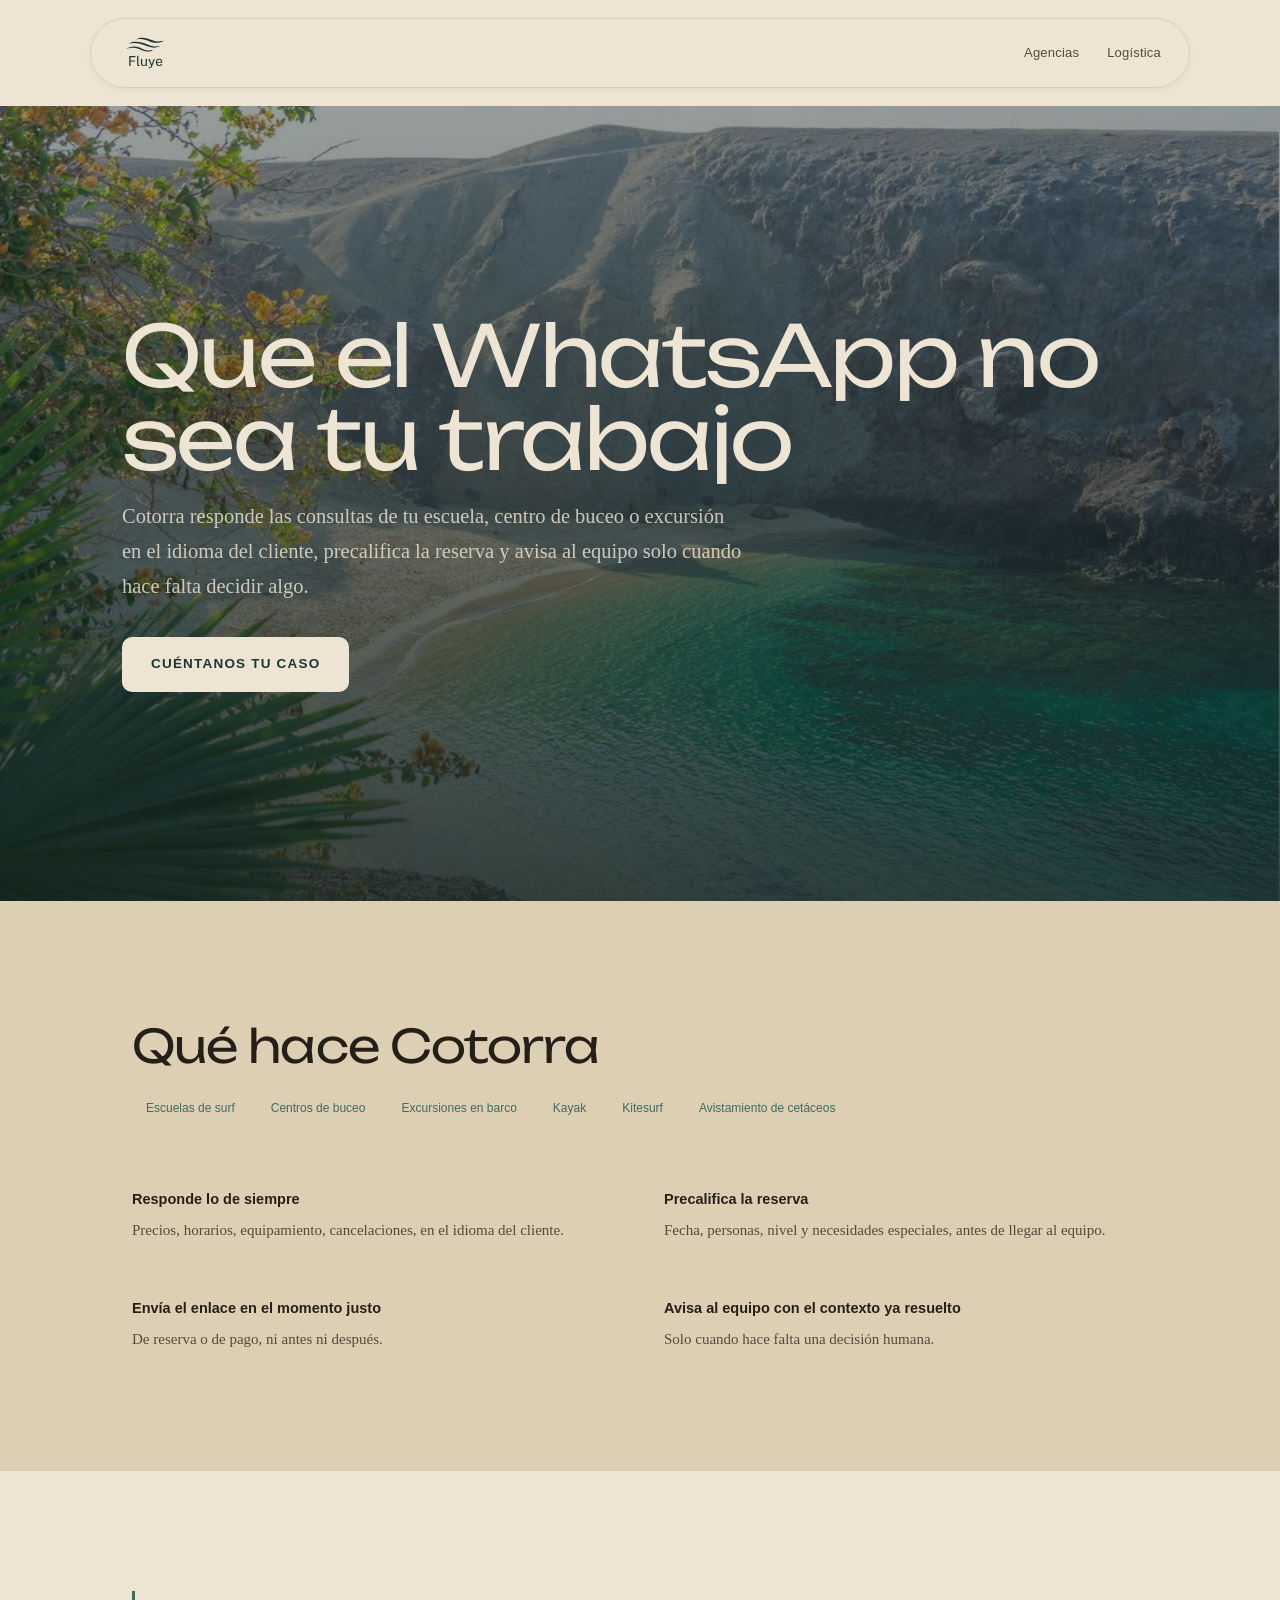
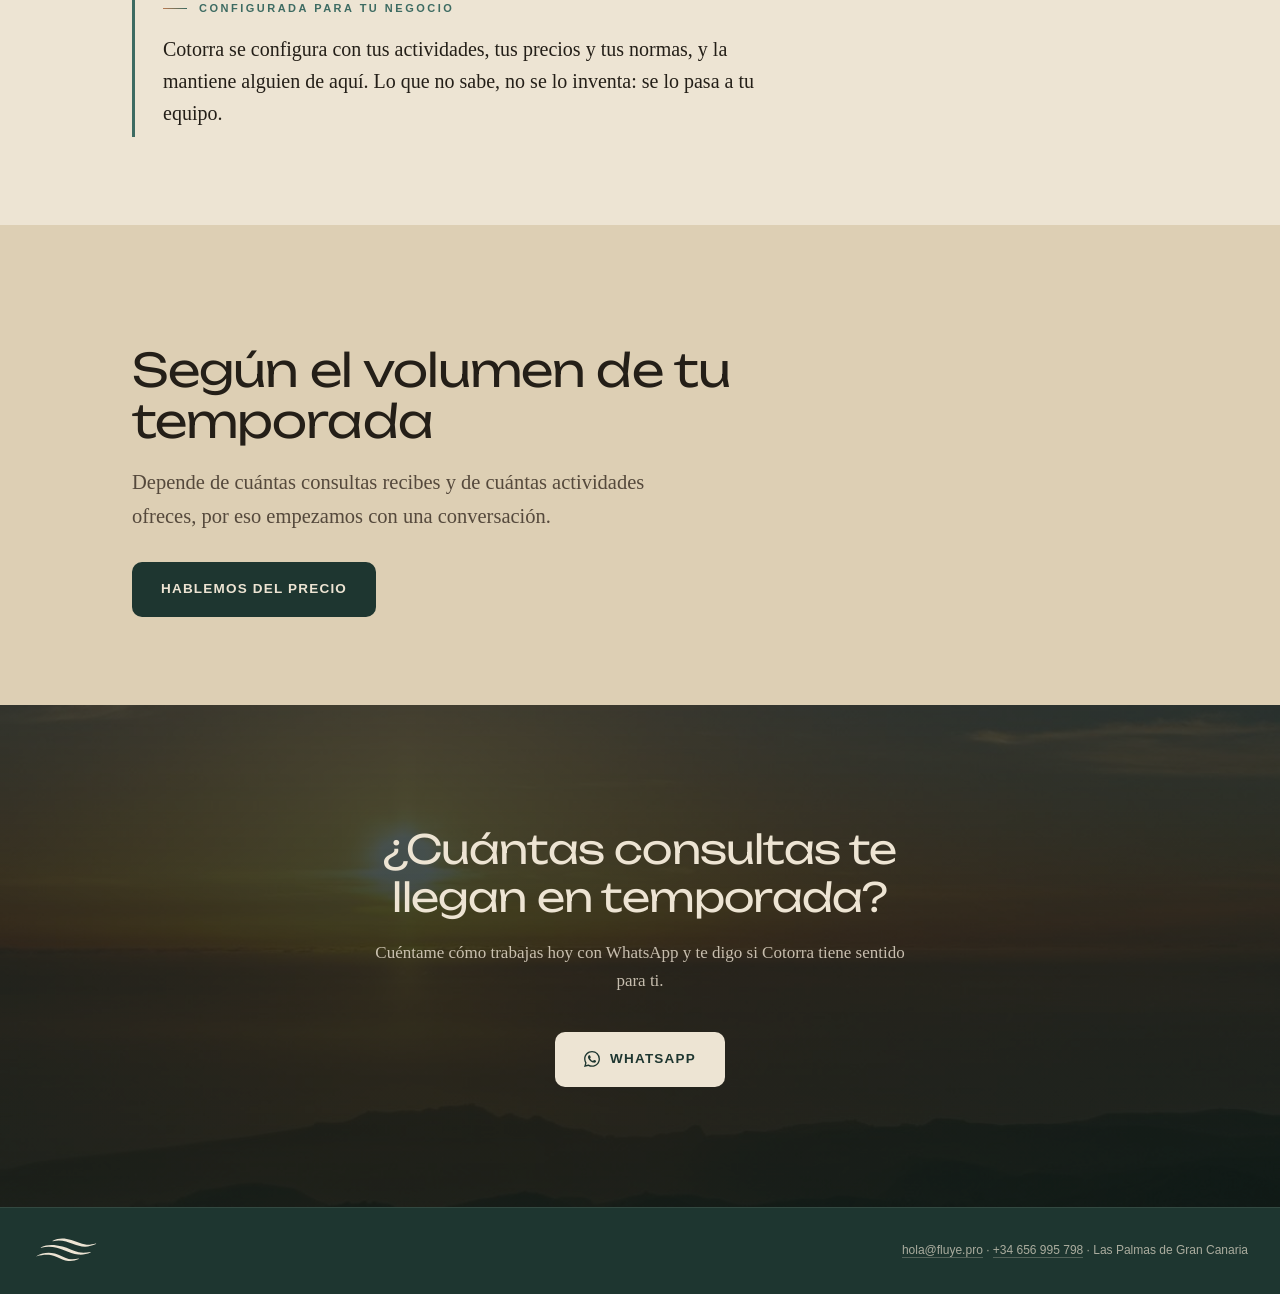
<file: turismo/index.html>
<!DOCTYPE html>
<html lang="es">
<head>
<meta charset="UTF-8">
<meta name="viewport" content="width=device-width, initial-scale=1.0">
<title>Cotorra: WhatsApp para operadores turísticos en Canarias · Fluye</title>
<meta name="description" content="Cotorra responde las consultas de WhatsApp de escuelas de surf, centros de buceo y excursiones en Canarias: en el idioma del cliente, precalifica la reserva y avisa al equipo solo cuando hace falta.">
<meta name="robots" content="noindex">
<link rel="canonical" href="https://fluye.pro/turismo/">
<meta property="og:type" content="website">
<meta property="og:locale" content="es_ES">
<meta property="og:site_name" content="Fluye">
<meta property="og:title" content="Cotorra: WhatsApp para operadores turísticos en Canarias · Fluye">
<meta property="og:description" content="Cotorra responde las consultas de WhatsApp de escuelas de surf, centros de buceo y excursiones en Canarias: en el idioma del cliente, precalifica la reserva y avisa al equipo solo cuando hace falta.">
<meta property="og:url" content="https://fluye.pro/turismo/">
<meta property="og:image" content="https://fluye.pro/assets/fluye_og_1200x630.jpg">
<meta name="twitter:card" content="summary_large_image">
<meta name="twitter:title" content="Cotorra: WhatsApp para operadores turísticos en Canarias · Fluye">
<meta name="twitter:description" content="Cotorra responde las consultas de WhatsApp de escuelas de surf, centros de buceo y excursiones en Canarias: en el idioma del cliente, precalifica la reserva y avisa al equipo solo cuando hace falta.">
<meta name="twitter:image" content="https://fluye.pro/assets/fluye_og_1200x630.jpg">
<script type="application/ld+json">
{
  "@context": "https://schema.org",
  "@graph": [
    {
      "@type": "ProfessionalService",
      "@id": "https://fluye.pro/#fluye",
      "name": "Fluye",
      "url": "https://fluye.pro/",
      "email": "hola@fluye.pro",
      "telephone": "+34656995798",
      "address": {
        "@type": "PostalAddress",
        "addressLocality": "Las Palmas de Gran Canaria",
        "addressRegion": "Las Palmas",
        "addressCountry": "ES"
      },
      "areaServed": [
        { "@type": "City", "name": "Las Palmas de Gran Canaria" },
        { "@type": "Country", "name": "España" }
      ],
      "founder": {
        "@type": "Person",
        "name": "Rober",
        "jobTitle": "Fundador"
      },
      "description": "Fluye automatiza procesos que dependen de correos, Excel y seguimiento manual: pedidos, documentos, consultas y seguimientos. Se dirige a empresas de logística, importadores y distribuidores en Las Palmas de Gran Canaria y a agencias digitales de toda España, como socio técnico."
    },
    {
      "@type": "WebPage",
      "@id": "https://fluye.pro/turismo/#pagina",
      "url": "https://fluye.pro/turismo/",
      "name": "Cotorra: WhatsApp para operadores turísticos en Canarias · Fluye",
      "description": "Cotorra responde las consultas de WhatsApp de escuelas de surf, centros de buceo y excursiones en Canarias: en el idioma del cliente, precalifica la reserva y avisa al equipo solo cuando hace falta.",
      "isPartOf": {
        "@id": "https://fluye.pro/#fluye"
      },
      "inLanguage": "es"
    },
    {
      "@type": "Service",
      "name": "Cotorra",
      "provider": {
        "@id": "https://fluye.pro/#fluye"
      },
      "areaServed": "Islas Canarias",
      "description": "Agente de atención por WhatsApp para operadores de actividades turísticas: responde preguntas frecuentes en el idioma del cliente, precalifica reservas y escala a una persona del equipo cuando hace falta una decisión."
    }
  ]
}
</script>
<link rel="icon" href="/favicon.ico" sizes="32x32">
<link rel="icon" type="image/svg+xml" href="[data-uri]">
<link rel="apple-touch-icon" href="/apple-touch-icon.png">
<link rel="preload" href="/assets/fonts/unbounded_latin.woff2" as="font" type="font/woff2" crossorigin>
<link rel="stylesheet" href="/assets/fluye.css">
</head>
<body>

<noscript><style>.reveal { opacity: 1; transform: none; } h2.titular .palabra, .hero h1 .palabra { opacity: 1; transform: none; }</style></noscript>

<a href="#contenido" class="skip-link">Saltar al contenido</a>

<!-- ── NAV ── -->
<nav aria-label="Principal">
  <div class="nav-pill">
    <a class="nav-logo" href="/" aria-label="Fluye, inicio">
      <svg viewBox="0 0 203 189" role="img" aria-label="Fluye">
        <g fill="currentColor">
          <path d="M44.56514,141.70276v-36.04199h22.45752l-.0249,4.03809h-17.69678v11.91406h15.90234v3.98828h-15.90234v16.10156h-4.73584Z"/>
          <path d="M79.73409,142.02697c-1.39551,0-2.52148-.19141-3.37695-.57324-.85645-.38184-1.5127-.89746-1.96924-1.5459-.45752-.64746-.76904-1.3916-.93457-2.23047-.1665-.83887-.24951-1.70703-.24951-2.60449v-30.40918h4.56152v29.95996c0,1.29688.25293,2.26855.76025,2.91699.50635.64746,1.2168,1.00488,2.13086,1.07129l1.396.02539v2.99023c-.38281.11621-.78125.21191-1.19678.28711s-.78906.1123-1.12158.1123Z"/>
          <path d="M96.98262,142.2008c-1.34619-.0166-2.61328-.21094-3.80127-.58496s-2.23926-.92676-3.15283-1.6582c-.91406-.73047-1.63281-1.64062-2.15625-2.72852-.52344-1.08887-.78516-2.35547-.78516-3.80176v-17.49707h4.61133v17.02344c0,1.67871.51904,3.04102,1.55762,4.08789s2.60498,1.57031,4.69873,1.57031c1.89404,0,3.41846-.49414,4.57373-1.4834,1.1543-.98828,1.73242-2.46289,1.73242-4.42383v-16.77441h4.58594v25.77246h-3.66406l-.47363-4.93555c-.31543,1.29688-.85156,2.34375-1.60742,3.14062-.75635.79785-1.66211,1.38379-2.7168,1.75781-1.05566.37402-2.18945.55176-3.40234.53516Z"/>
          <path d="M119.01583,149.92834c-1.5127,0-2.83301-.2168-3.96289-.64844v-2.99121l2.6416.0498c.94727.0332,1.73633-.0332,2.36816-.19922.63086-.16602,1.1377-.39062,1.52051-.67285.38184-.2832.67676-.59863.88477-.94727s.37793-.68164.51074-.99707l.89746-2.44238-10.06934-25.14941h4.66016l7.60254,19.88965,7.55273-19.88965h4.51074l-10.8418,27.7168c-.68164,1.62793-1.43359,2.89941-2.25586,3.81348-.82227.91309-1.73633,1.55371-2.74219,1.91895-1.00488.36523-2.09766.54883-3.27734.54883Z"/>
          <path d="M153.51192,142.2008c-2.39258,0-4.50391-.52344-6.33105-1.57031-1.82812-1.0459-3.25684-2.5498-4.28711-4.51074s-1.5459-4.3125-1.5459-7.05371c0-2.70898.46582-5.08496,1.39648-7.12891.92969-2.04395,2.28027-3.63867,4.0498-4.78516,1.76953-1.14746,3.90137-1.7207,6.39355-1.7207,2.42578,0,4.47754.52344,6.15625,1.57031s2.9541,2.52246,3.82617,4.4248,1.30859,4.1582,1.30859,6.7666v1.69531h-18.46973c0,1.62891.27051,3.10352.81055,4.42383.53906,1.32129,1.3584,2.37207,2.45508,3.15332s2.4834,1.17188,4.16211,1.17188c1.64551,0,3.06152-.38281,4.25-1.14648,1.1875-.76465,1.94824-1.87012,2.28027-3.31543h4.33691c-.29883,1.74512-.99316,3.21484-2.08105,4.41211-1.08789,1.19629-2.39258,2.09766-3.91309,2.7041s-3.12012.90918-4.79785.90918ZM146.03438,126.77307h14.00781c0-1.47949-.24902-2.8125-.74805-4.00098-.49805-1.1875-1.25879-2.12695-2.28027-2.81641-1.02246-.68945-2.30566-1.03418-3.85156-1.03418-1.61133,0-2.94922.38574-4.0127,1.1582-1.06348.77344-1.85254,1.76172-2.36816,2.9668-.51465,1.20508-.76367,2.44629-.74707,3.72656Z"/>
        </g>
        <g fill="currentColor">
          <path d="M35.77618,78.96692c15.30048-4.44653,29.79765-4.904,44.59571,1.39702,8.20226,3.40305,16.47227,7.95931,25.64886,8.89701,7.79786.89081,16.25961-.95713,23.23948-4.24321.60704-.28579.30121-1.20825-.35639-1.07513-7.12919,1.44317-15.08687,2.20258-22.1456.64002-10.25359-2.05249-20.0007-9.15128-30.71795-12.03399-14.15573-3.75829-27.98434-1.83209-40.64226,5.39332,0,0-.59244.31766-.401.75522.21359.48821.77916.26974.77916.26974Z"/>
          <path d="M45.52242,59.90968c18.04774-4.83083,35.12309-1.23721,52.50806,5.86421,9.63674,3.83681,19.34563,7.9548,30.14607,9.06051,9.17711,1.04398,19.15415-.94892,27.39561-4.54936.71675-.31313.36271-1.33972-.41259-1.19649-8.4051,1.55272-17.78134,2.34029-26.08359.55547-12.06137-2.35131-23.49293-9.30329-36.09483-12.57986-16.64538-4.27307-32.94312-6.23089-47.89727,1.70458,0,0-.69977.34863-.47723.83591.2483.54368.91578.30502.91578.30502Z"/>
          <path d="M71.66885,45.30294c15.71814-4.44653,30.25268-.08771,45.45468,6.2133,8.42616,3.40305,17.22349,5.88168,26.63524,5.74116,8.05919-.12032,16.77557-2.61758,23.94597-5.90366.62361-.28579.30944-1.20825-.36612-1.07513-7.3238,1.44317-15.57082,3.86303-22.82223,2.30046-10.53348-2.05249-20.67992-6.63661-31.74858-10.07317-13.80895-4.28736-28.48398-5.45334-41.48743,1.77206,0,0-.60861.31766-.41195.75522.21942.48821.80042.26974.80042.26974Z"/>
        </g>
      </svg>
    </a>
    <div class="nav-links">
      <a href="/agencias/">Agencias</a>
      <a href="/logistica/">Logística</a>
    </div>
  </div>
</nav>

<!-- ── HERO ── -->
<header class="hero hero-turismo hero-sub">
  <div class="wrap hero-grid">
    <h1>Que el WhatsApp no sea tu trabajo</h1>
    <p class="lead on-dark">Cotorra responde las consultas de tu escuela, centro de buceo o excursión en el idioma del cliente, precalifica la reserva y avisa al equipo solo cuando hace falta decidir algo.</p>
    <div class="hero-botones">
      <a href="#contacto" class="btn btn-sobre-oscuro">Cuéntanos tu caso</a>
    </div>
  </div>
</header>

<main id="contenido">

<!-- ── QUÉ HACE ── -->
<section class="seccion seccion-elevada" id="que-hace">
  <div class="wrap reveal">
    <h2 class="titular">Qué hace Cotorra</h2>
    <div class="chips">
      <span class="chip">Escuelas de surf</span>
      <span class="chip">Centros de buceo</span>
      <span class="chip">Excursiones en barco</span>
      <span class="chip">Kayak</span>
      <span class="chip">Kitesurf</span>
      <span class="chip">Avistamiento de cetáceos</span>
    </div>
    <div class="funciones-lista">
          <div class="funcion-item">
            <h3>Responde lo de siempre</h3>
            <p>Precios, horarios, equipamiento, cancelaciones, en el idioma del cliente.</p>
          </div>
          <div class="funcion-item">
            <h3>Precalifica la reserva</h3>
            <p>Fecha, personas, nivel y necesidades especiales, antes de llegar al equipo.</p>
          </div>
          <div class="funcion-item">
            <h3>Envía el enlace en el momento justo</h3>
            <p>De reserva o de pago, ni antes ni después.</p>
          </div>
          <div class="funcion-item">
            <h3>Avisa al equipo con el contexto ya resuelto</h3>
            <p>Solo cuando hace falta una decisión humana.</p>
          </div>
    </div>
  </div>
</section>

<!-- ── SUPERVISADA ── -->
<section class="seccion-cerrada seccion-clara">
  <div class="wrap reveal">
    <div class="para-quien">
      <h2 class="eyebrow">Configurada para tu negocio</h2>
      <p>Cotorra se configura con tus actividades, tus precios y tus normas, y la mantiene alguien de aquí. Lo que no sabe, no se lo inventa: se lo pasa a tu equipo.</p>
    </div>
  </div>
</section>

<!-- ── PRECIOS ── -->
<section class="seccion-cerrada seccion-elevada" id="precios">
  <div class="wrap reveal">
    <h2 class="titular">Según el volumen de tu temporada</h2>
    <p class="lead">Depende de cuántas consultas recibes y de cuántas actividades ofreces, por eso empezamos con una conversación.</p>
    <div class="hero-botones" style="margin-top: 28px;">
      <a href="https://wa.me/34656995798?text=Hola%2C%20vengo%20de%20la%20p%C3%A1gina%20de%20turismo%20de%20Fluye%20y%20quiero%20saber%20el%20precio%20de%20Cotorra" class="btn btn-primario">Hablemos del precio</a>
    </div>
  </div>
</section>

<!-- ── CTA FINAL ── -->
<section class="seccion seccion-oscura cta-final" id="contacto">
  <div class="wrap cta-final-inner reveal">
    <h2>¿Cuántas consultas te llegan en temporada?</h2>
    <p>Cuéntame cómo trabajas hoy con WhatsApp y te digo si Cotorra tiene sentido para ti.</p>
    <div class="cta-botones">
      <a href="https://wa.me/34656995798?text=Hola%2C%20vengo%20de%20la%20p%C3%A1gina%20de%20turismo%20de%20Fluye" class="btn btn-sobre-oscuro">
        <svg width="16" height="16" viewBox="0 0 24 24" fill="currentColor"><path d="M17.472 14.382c-.297-.149-1.758-.867-2.03-.967-.273-.099-.471-.148-.67.15-.197.297-.767.966-.94 1.164-.173.199-.347.223-.644.075-.297-.15-1.255-.463-2.39-1.475-.883-.788-1.48-1.761-1.653-2.059-.173-.297-.018-.458.13-.606.134-.133.298-.347.446-.52.149-.174.198-.298.298-.497.099-.198.05-.371-.025-.52-.075-.149-.669-1.612-.916-2.207-.242-.579-.487-.5-.669-.51-.173-.008-.371-.01-.57-.01-.198 0-.52.074-.792.372-.272.297-1.04 1.016-1.04 2.479 0 1.462 1.065 2.875 1.213 3.074.149.198 2.096 3.2 5.077 4.487.709.306 1.262.489 1.694.625.712.227 1.36.195 1.871.118.571-.085 1.758-.719 2.006-1.413.248-.694.248-1.289.173-1.413-.074-.124-.272-.198-.57-.347m-5.421 7.403h-.004a9.87 9.87 0 01-5.031-1.378l-.361-.214-3.741.982.998-3.648-.235-.374a9.86 9.86 0 01-1.51-5.26c.001-5.45 4.436-9.884 9.888-9.884 2.64 0 5.122 1.03 6.988 2.898a9.825 9.825 0 012.893 6.994c-.003 5.45-4.437 9.884-9.885 9.884m8.413-18.297A11.815 11.815 0 0012.05 0C5.495 0 .16 5.335.157 11.892c0 2.096.547 4.142 1.588 5.945L.057 24l6.305-1.654a11.882 11.882 0 005.683 1.448h.005c6.554 0 11.89-5.335 11.893-11.893a11.821 11.821 0 00-3.48-8.413Z"/></svg>
        WhatsApp
      </a>
    </div>
  </div>
</section>

</main>

<!-- ── FOOTER ── -->
<footer>
  <div class="footer-marca">
    <div class="footer-logo">
      <svg viewBox="25 38 150 58" role="img" aria-label="Fluye">
        <g fill="currentColor">
          <path d="M35.77618,78.96692c15.30048-4.44653,29.79765-4.904,44.59571,1.39702,8.20226,3.40305,16.47227,7.95931,25.64886,8.89701,7.79786.89081,16.25961-.95713,23.23948-4.24321.60704-.28579.30121-1.20825-.35639-1.07513-7.12919,1.44317-15.08687,2.20258-22.1456.64002-10.25359-2.05249-20.0007-9.15128-30.71795-12.03399-14.15573-3.75829-27.98434-1.83209-40.64226,5.39332,0,0-.59244.31766-.401.75522.21359.48821.77916.26974.77916.26974Z"/>
          <path d="M45.52242,59.90968c18.04774-4.83083,35.12309-1.23721,52.50806,5.86421,9.63674,3.83681,19.34563,7.9548,30.14607,9.06051,9.17711,1.04398,19.15415-.94892,27.39561-4.54936.71675-.31313.36271-1.33972-.41259-1.19649-8.4051,1.55272-17.78134,2.34029-26.08359.55547-12.06137-2.35131-23.49293-9.30329-36.09483-12.57986-16.64538-4.27307-32.94312-6.23089-47.89727,1.70458,0,0-.69977.34863-.47723.83591.2483.54368.91578.30502.91578.30502Z"/>
          <path d="M71.66885,45.30294c15.71814-4.44653,30.25268-.08771,45.45468,6.2133,8.42616,3.40305,17.22349,5.88168,26.63524,5.74116,8.05919-.12032,16.77557-2.61758,23.94597-5.90366.62361-.28579.30944-1.20825-.36612-1.07513-7.3238,1.44317-15.57082,3.86303-22.82223,2.30046-10.53348-2.05249-20.67992-6.63661-31.74858-10.07317-13.80895-4.28736-28.48398-5.45334-41.48743,1.77206,0,0-.60861.31766-.41195.75522.21942.48821.80042.26974.80042.26974Z"/>
        </g>
      </svg>
    </div>
  </div>
  <div class="footer-texto">
    <div><a href="mailto:hola@fluye.pro">hola@fluye.pro</a> · <a href="https://wa.me/34656995798?text=Hola%2C%20vengo%20de%20la%20p%C3%A1gina%20de%20turismo%20de%20Fluye">+34 656 995 798</a> · Las Palmas de Gran Canaria</div>
  </div>
</footer>

<script src="/assets/fluye.js"></script>
</body>
</html>
</file>
<file: assets/fluye.css>
/* Unbounded servida desde el propio sitio (7 nov 2026): sin peticiones a
   Google Fonts. Fuente variable; licencia en assets/fonts/OFL.txt. */
@font-face {
  font-family: 'Unbounded';
  font-style: normal;
  font-weight: 300 350;
  font-display: swap;
  src: url(/assets/fonts/unbounded_latin.woff2) format('woff2');
  unicode-range: U+0000-00FF, U+0131, U+0152-0153, U+02BB-02BC, U+02C6, U+02DA, U+02DC, U+0304, U+0308, U+0329, U+2000-206F, U+20AC, U+2122, U+2191, U+2193, U+2212, U+2215, U+FEFF, U+FFFD;
}
@font-face {
  font-family: 'Unbounded';
  font-style: normal;
  font-weight: 300 350;
  font-display: swap;
  src: url(/assets/fonts/unbounded_latin_ext.woff2) format('woff2');
  unicode-range: U+0100-02BA, U+02BD-02C5, U+02C7-02CC, U+02CE-02D7, U+02DD-02FF, U+0304, U+0308, U+0329, U+1D00-1DBF, U+1E00-1E9F, U+1EF2-1EFF, U+2020, U+20A0-20AB, U+20AD-20C4, U+2113, U+2C60-2C7F, U+A720-A7FF;
}

* { margin: 0; padding: 0; box-sizing: border-box; }

:root {
  --verde: #3D6B62;
  --verde-oscuro: #1E3630;
  --crema: #EDE4D3;
  --crema-oscuro: #DDCFB4;
  --blanco: #FFFFFF;
  --texto: #241F18;
  --texto-suave: #55493C;
  --sol: #B97A52;
  --sombra: 0 2px 6px rgba(30,54,48,0.06);
  --serif: 'Iowan Old Style', 'Palatino Linotype', Palatino, Georgia, 'Times New Roman', serif;
  --sans: -apple-system, 'Segoe UI', Roboto, 'Helvetica Neue', Arial, sans-serif;
  --display: 'Unbounded', var(--sans);
  --radio: 10px;
  --radio-pildora: 999px; /* solo el menú */
  /* Colores base para transparencias: rgba(var(--crema-rgb), 0.8) */
  --crema-rgb: 237, 228, 211;
  --tinta-rgb: 15, 28, 25;
  --texto-rgb: 36, 31, 24;
}

html { scroll-behavior: smooth; }

body {
  font-family: var(--serif);
  background: var(--crema);
  color: var(--texto);
  line-height: 1.65;
  -webkit-font-smoothing: antialiased;
}

img, svg { display: block; max-width: 100%; }
a { color: inherit; }

.skip-link {
  position: absolute;
  top: -48px;
  left: 12px;
  background: var(--verde-oscuro);
  color: var(--crema);
  font-family: var(--sans);
  font-size: 13px;
  padding: 10px 16px;
  border-radius: var(--radio);
  z-index: 999;
  transition: top 0.2s;
}
.skip-link:focus { top: 12px; }

:focus-visible {
  outline: 2px solid var(--verde-oscuro);
  outline-offset: 3px;
}
/* Sobre foto o fondo oscuro, el contorno pasa a crema. */
.hero :focus-visible,
.seccion-oscura :focus-visible,
footer :focus-visible { outline-color: var(--crema); }

@media (prefers-reduced-motion: reduce) {
  html { scroll-behavior: auto; }
  * { animation-duration: 0.001ms !important; animation-iteration-count: 1 !important; transition-duration: 0.001ms !important; }
}

/* ── REVELADO AL SCROLL ── */
/* Solo se oculta si assets/fluye.js ha cargado (pone la clase js en <html>):
   sin JavaScript, o si el fichero falla, el contenido se ve tal cual. */
.js .reveal {
  opacity: 0;
  transform: translateY(18px);
  transition: opacity 0.5s cubic-bezier(0.22, 1, 0.36, 1), transform 0.5s cubic-bezier(0.22, 1, 0.36, 1);
}
.js .reveal.visible { opacity: 1; transform: translateY(0); }

/* ── UTIL ── */
.eyebrow {
  display: flex;
  align-items: center;
  gap: 12px;
  font-family: var(--sans);
  font-size: 11px;
  font-weight: 700;
  text-transform: uppercase;
  letter-spacing: 2.5px;
  color: var(--verde);
  margin-bottom: 16px;
}
.eyebrow::before {
  content: '';
  display: block;
  width: 24px;
  height: 1.5px;
  flex-shrink: 0;
  background: linear-gradient(90deg, var(--sol), var(--verde));
}
.eyebrow.on-dark { color: rgba(var(--crema-rgb), 0.72); }
.eyebrow.on-dark::before { background: linear-gradient(90deg, var(--sol), var(--crema)); opacity: 0.85; }

.wrap {
  max-width: 1080px;
  margin: 0 auto;
  padding: 0 32px;
}

h1, h2, h3 { font-weight: normal; }

h2.titular {
  font-family: var(--display);
  font-weight: 350;
  font-size: clamp(30px, 4vw, 46px);
  line-height: 1.1;
  letter-spacing: -0.02em;
  color: var(--texto);
  max-width: 620px;
}
h2.titular.on-dark { color: var(--crema); }

/* ── ANIMACIÓN DE TEXTO AL HACER SCROLL ── */
/* Los h2.titular se dividen en palabras (assets/fluye.js) que se
   revelan una a una cuando la sección entra en pantalla. Usa el mismo
   IntersectionObserver que .reveal (assets/fluye.js). */
h2.titular .palabra,
.hero h1 .palabra {
  display: inline-block;
  opacity: 0;
  transform: translateY(20px);
  transition: opacity 0.75s cubic-bezier(0.22, 1, 0.36, 1), transform 0.75s cubic-bezier(0.22, 1, 0.36, 1);
}
h2.titular.visible .palabra,
.hero h1.visible .palabra {
  opacity: 1;
  transform: translateY(0);
}

.lead {
  font-family: var(--serif);
  font-size: clamp(18px, 1.7vw, 20.5px);
  color: var(--texto-suave);
  line-height: 1.7;
  max-width: 560px;
  margin-top: 18px;
}
.lead.on-dark { color: rgba(var(--crema-rgb), 0.82); }

/* ── BOTONES ── */
.btn {
  display: inline-flex;
  align-items: center;
  gap: 10px;
  font-family: var(--sans);
  font-size: 13.5px;
  font-weight: 700;
  text-transform: uppercase;
  letter-spacing: 1.2px;
  padding: 15px 28px;
  border-radius: var(--radio);
  text-decoration: none;
  border: 1px solid transparent;
  transition: background 0.15s ease, border-color 0.15s ease;
  cursor: pointer;
  white-space: nowrap;
}

.btn-primario {
  background: var(--verde-oscuro);
  color: var(--crema);
}
.btn-primario:hover { background: var(--verde); }

.btn-sobre-oscuro {
  background: var(--crema);
  color: var(--verde-oscuro);
}
.btn-sobre-oscuro:hover { background: var(--blanco); }

/* ── NAV ── */
nav {
  position: sticky;
  top: 0;
  z-index: 100;
  padding: 18px 24px;
}

.nav-pill {
  max-width: 1100px;
  margin: 0 auto;
  background: var(--crema);
  border: 1px solid var(--crema-oscuro);
  border-radius: var(--radio-pildora);
  box-shadow: var(--sombra);
  padding: 8px 10px 8px 26px;
  display: flex;
  align-items: center;
  justify-content: space-between;
  gap: 24px;
}

.nav-logo svg { height: 52px; width: auto; color: var(--verde-oscuro); }

.nav-links {
  display: flex;
  align-items: center;
  gap: 28px;
  font-family: var(--sans);
  font-size: 13px;
  letter-spacing: 0.2px;
}
.nav-links a {
  text-decoration: none;
  color: var(--texto-suave);
  transition: color 0.15s ease;
}
.nav-links a:hover { color: var(--verde-oscuro); }


/* ── HERO ── */
/* Foto real de Rober: mar en calma, Orquilla (El Hierro). Origen: fluye/marca/img/ (repo clau): orchilla.jpg */
.hero {
  background: url('hero_orchilla.jpg');
  background-size: cover;
  background-position: center 40%;
  /* Llena la pantalla restante bajo el nav (que mide ~105px en escritorio
     tras pasar a píldora flotante el 12 ago con logo más grande; ver el
     ajuste equivalente para el nav más bajo de móvil más abajo), centrado
     verticalmente para que se vea foto arriba y abajo del texto. */
  min-height: calc(100vh - 105px);
  min-height: calc(100svh - 105px);
  display: flex;
  align-items: center;
  padding: 48px 0;
  position: relative;
  overflow: hidden;
}

.hero::after {
  content: '';
  position: absolute;
  inset: 0;
  background: linear-gradient(0deg, rgba(var(--tinta-rgb), 0.82) 0%, rgba(var(--tinta-rgb), 0.58) 55%, rgba(var(--tinta-rgb), 0.42) 100%);
  pointer-events: none;
}

.hero-grid {
  position: relative;
  z-index: 1;
  max-width: 1100px;
}

.hero h1 {
  font-family: var(--display);
  font-weight: 350;
  font-size: clamp(44px, 8.6vw, 122px);
  line-height: 0.98;
  letter-spacing: -0.03em;
  color: var(--crema);
  max-width: 100%;
}

.hero .lead {
  max-width: 620px;
}

/* Pantallas muy bajas (ventana pequeña, portátil en una franja estrecha):
   red de seguridad para que el texto nunca se apriete demasiado. */
@media (max-height: 560px) {
  .hero h1 { font-size: clamp(32px, 6vw, 56px); line-height: 1; }
  .hero .lead { font-size: 15px; margin-top: 10px; }
  .hero-botones { margin-top: 18px; }
}

.hero-botones {
  display: flex;
  gap: 14px;
  flex-wrap: wrap;
  margin-top: 34px;
}

/* ── SECCIONES ── */
.seccion { padding: 120px 0; }
.seccion-cerrada { padding: 120px 0 88px; }

.seccion-oscura { background: var(--verde-oscuro); }
.seccion-clara { background: var(--crema); }
.seccion-elevada { background: var(--crema-oscuro); }

/* ── PROBLEMA ── */
.problema-texto {
  font-family: var(--serif);
  font-size: clamp(20px, 2.2vw, 25px);
  line-height: 1.55;
  color: var(--texto);
  max-width: 720px;
}

/* ── PARA QUIÉN ── */
.para-quien {
  border-left: 3px solid var(--verde);
  padding: 8px 0 8px 28px;
}
.para-quien p:not(.eyebrow) {
  font-family: var(--serif);
  font-size: 20px;
  color: var(--texto);
  line-height: 1.6;
  max-width: 640px;
}

/* ── CÓMO TRABAJAMOS ── */
/* Foto real de Rober: cascada, Inagua (Gran Canaria). Origen: fluye/marca/img/ (repo clau): inagua_cascada.jpg.
   Mismo tratamiento que el hero (foto a sangre completa + overlay oscuro) para romper el tramo
   de secciones de solo texto — decisión 12 ago 2026 tras feedback de Rober de falta de dinamismo. */
.fondo-cascada {
  background: url('cascada_inagua.jpg');
  background-size: cover;
  background-position: center 65%;
  position: relative;
  overflow: hidden;
}
.fondo-cascada::before {
  content: '';
  position: absolute;
  inset: 0;
  background: linear-gradient(180deg, rgba(var(--tinta-rgb), 0.74) 0%, rgba(var(--tinta-rgb), 0.7) 55%, rgba(var(--tinta-rgb), 0.72) 100%);
  pointer-events: none;
}
.fondo-cascada .wrap { position: relative; z-index: 1; }

.pasos-grid {
  display: grid;
  grid-template-columns: repeat(3, 1fr);
  gap: 52px;
  margin-top: 56px;
}

.paso-numero {
  font-family: var(--serif);
  font-size: 56px;
  color: rgba(var(--crema-rgb), 0.18);
  line-height: 1;
  margin-bottom: 14px;
}

.paso h3 {
  font-family: var(--sans);
  font-size: 12px;
  font-weight: 700;
  text-transform: uppercase;
  letter-spacing: 1.8px;
  color: var(--crema);
  margin-bottom: 10px;
}

.paso p {
  font-family: var(--serif);
  font-size: 15.5px;
  color: rgba(var(--crema-rgb), 0.8);
  line-height: 1.65;
  max-width: 280px;
}

/* ── ETIQUETAS (solo /turismo/) ── */
.chips {
  display: flex;
  flex-wrap: wrap;
  gap: 8px;
  margin: 20px 0 8px;
}
.chip {
  font-family: var(--sans);
  font-size: 12px;
  color: var(--verde);
  border: 1px solid var(--crema-oscuro);
  border-radius: var(--radio);
  padding: 6px 13px;
}

.funciones-lista {
  display: grid;
  grid-template-columns: repeat(2, 1fr);
  gap: 36px 48px;
  margin-top: 44px;
}

.funcion-item { border-top: 1px solid var(--crema-oscuro); padding-top: 18px; }

.funcion-item h3 {
  font-family: var(--sans);
  font-size: 14.5px;
  font-weight: 700;
  color: var(--texto);
  margin-bottom: 6px;
}
.funcion-item p {
  font-family: var(--serif);
  font-size: 15px;
  color: var(--texto-suave);
  line-height: 1.6;
}

/* ── B2B ── */
.b2b-card {
  border-left: 3px solid var(--verde);
  padding: 8px 0 8px 28px;
}
.b2b-card p {
  font-family: var(--serif);
  font-size: 16.5px;
  color: var(--texto-suave);
  line-height: 1.75;
  max-width: 660px;
}
.b2b-card p + p { margin-top: 14px; }

/* Franja del caso de /agencias/: pinar de Inagua (Gran Canaria), con el mismo
   velo que .fondo-cascada. El hero de esa página ya usa el volcán de Timanfaya:
   una foto distinta por sección. */
.fondo-pinar {
  background: url('pinar_inagua.jpg');
  background-size: cover;
  background-position: center 55%;
  position: relative;
  overflow: hidden;
}
.fondo-pinar::before {
  content: '';
  position: absolute;
  inset: 0;
  background: linear-gradient(180deg, rgba(var(--tinta-rgb), 0.75) 0%, rgba(var(--tinta-rgb), 0.55) 55%, rgba(var(--tinta-rgb), 0.72) 100%);
  pointer-events: none;
}
.fondo-pinar .wrap { position: relative; z-index: 1; }
.fondo-pinar .b2b-card { border-left-color: var(--sol); }
.fondo-pinar .b2b-card p { color: rgba(var(--crema-rgb), 0.88); }

/* ── QUIÉNES SOMOS ── */
.quienes-grid {
  display: grid;
  grid-template-columns: auto 1fr;
  gap: 40px;
  align-items: start;
}
.quienes-foto {
  width: 140px;
  height: 140px;
  border-radius: 50%;
  object-fit: cover;
  object-position: center 78%;
  flex-shrink: 0;
}
.quienes-texto {
  font-family: var(--serif);
  font-size: 20px;
  color: var(--texto);
  line-height: 1.7;
  max-width: 620px;
}
.quienes-texto strong { font-weight: normal; color: var(--verde); }
@media (max-width: 640px) {
  .quienes-grid { grid-template-columns: 1fr; }
  .quienes-foto { width: 110px; height: 110px; }
}

/* ── RESPIRO VISUAL: FOTO A SANGRE COMPLETA ── */
/* Pinar de Inagua (Gran Canaria). Origen: fluye/marca/img/inagua_pinar.jpg (repo clau).
   Banda sin texto en la portada, entre «Dos formas de trabajar» y «Lo repetitivo».
   No debe quedar pegada a otra sección con foto de fondo (12 ago 2026). */
.franja-foto {
  height: clamp(180px, 26vw, 320px);
  background: url('pinar_inagua.jpg');
  background-size: cover;
  background-position: center 55%;
}

/* ── CTA FINAL ── */
/* Atardecer en Garajonay (La Gomera): eco visual del hero, mismo mar/luz de Canarias */
.cta-final {
  background-image: linear-gradient(0deg, rgba(var(--tinta-rgb), 0.88) 0%, rgba(var(--tinta-rgb), 0.72) 100%), url('atardecer_garajonay.jpg');
  background-size: cover;
  background-position: center;
  text-align: center;
}
.cta-final-inner { max-width: 600px; margin: 0 auto; }

.cta-final h2 {
  font-family: var(--display);
  font-weight: 350;
  font-size: clamp(28px, 3.8vw, 40px);
  color: var(--crema);
  line-height: 1.2;
  letter-spacing: -0.02em;
  margin-bottom: 18px;
}

.cta-final p {
  font-family: var(--serif);
  font-size: 17px;
  color: rgba(var(--crema-rgb), 0.8);
  line-height: 1.7;
  margin-bottom: 36px;
}

.cta-botones {
  display: flex;
  gap: 16px;
  justify-content: center;
  flex-wrap: wrap;
}

/* ── FOOTER ── */
footer {
  background: var(--verde-oscuro);
  border-top: 1px solid rgba(var(--crema-rgb), 0.1);
  padding: 30px 32px;
  display: flex;
  align-items: center;
  justify-content: space-between;
  gap: 16px;
  flex-wrap: wrap;
}

.footer-marca { display: flex; align-items: center; gap: 12px; }
.footer-logo svg { height: 26px; width: auto; color: var(--crema); }

.footer-texto {
  font-family: var(--sans);
  font-size: 12px;
  color: rgba(var(--crema-rgb), 0.68);
  text-align: right;
  line-height: 1.7;
}
.footer-texto a { text-decoration: none; border-bottom: 1px solid rgba(var(--crema-rgb), 0.25); }
.footer-texto a:hover { border-color: rgba(var(--crema-rgb), 0.6); }

/* ── RESPONSIVE ── */
@media (max-width: 900px) {
  .funciones-lista { grid-template-columns: 1fr; }
  .pasos-grid { grid-template-columns: 1fr; gap: 36px; }
}

/* 1 oct 2026: sin botón CTA en el nav (duplicaba el del hero); los enlaces a
   las landings se ven también en móvil, más compactos. */
.nav-pill { padding-right: 28px; }
@media (max-width: 760px) {
  .nav-links { gap: 16px; font-size: 13px; }
}
@media (max-width: 400px) {
  .nav-pill { padding-right: 16px; gap: 12px; }
  .nav-links { gap: 12px; font-size: 12.5px; }
}

@media (max-width: 640px) {
  nav { padding: 14px 16px; }
  .nav-pill { padding: 6px 18px; }
  .nav-logo svg { height: 38px; }
  .wrap { padding: 0 20px; }
  .hero { padding: 40px 0; min-height: calc(100vh - 85px); min-height: calc(100svh - 85px); }
  .seccion, .seccion-cerrada { padding: 72px 0; }
  footer { flex-direction: column; text-align: center; }
  .footer-texto { text-align: center; }
  .cta-botones { flex-direction: column; align-items: stretch; }
  .cta-botones .btn { justify-content: center; }
}

/* ══ AÑADIDO 1 oct 2026: paso a varias páginas (portada abierta + /logistica/ /agencias/ /turismo/) ══ */

/* Hero por página: misma estructura, otra foto de Rober */
.hero-logistica { background-image: url('carretera_timanfaya.jpg'); background-position: center 70%; }
.hero-agencias { background-image: url('volcan_timanfaya.jpg'); background-position: center 60%; }
.hero-turismo { background-image: url('playa_papagayo.jpg'); background-position: center 55%; }
.hero-logistica, .hero-agencias, .hero-turismo { background-size: cover; }
/* Titulares de hero más largos en subpáginas: escala algo menor */
.hero-sub h1 { font-size: clamp(40px, 6.6vw, 92px); }

.nav-logo { text-decoration: none; color: inherit; }

/* ── ZONAS TÁCTILES ── */
/* Enlaces pequeños: el área pulsable llega a 44 px de alto sin mover nada. */
.nav-logo, .nav-links a, .camino-enlace, .footer-texto a { position: relative; }
.nav-logo::after, .nav-links a::after, .camino-enlace::after, .footer-texto a::after {
  content: '';
  position: absolute;
  left: -6px; right: -6px; top: 50%;
  height: 44px;
  transform: translateY(-50%);
}

.nav-links a[aria-current="page"] { color: var(--verde-oscuro); border-bottom: 1px solid var(--verde); }

/* ── ANTES / DESPUÉS (portada) ── filas tipográficas, sin tarjetas */
.antes-despues { margin-top: 48px; max-width: 900px; }
.ad-fila {
  display: grid;
  grid-template-columns: 1fr 28px 1fr;
  gap: 18px;
  align-items: baseline;
  padding: 18px 0;
  border-top: 1px solid var(--crema-oscuro);
}
.ad-fila:last-child { border-bottom: 1px solid var(--crema-oscuro); }
.ad-antes { font-family: var(--serif); font-size: 17px; color: var(--texto-suave); }
.ad-flecha { font-family: var(--sans); color: var(--sol); text-align: center; }
.ad-despues { font-family: var(--serif); font-size: 17px; color: var(--verde-oscuro); }
/* ── DOS CAMINOS (portada) ── filas, no tarjetas */
.caminos { margin-top: 48px; }
.camino {
  display: grid;
  grid-template-columns: 1fr auto;
  gap: 28px;
  align-items: baseline;
  padding: 30px 0;
  border-top: 1px solid rgba(var(--texto-rgb), 0.16);
}
.camino:last-child { border-bottom: 1px solid rgba(var(--texto-rgb), 0.16); }
.camino h3 {
  font-family: var(--display); font-weight: 350; font-size: clamp(22px, 2.4vw, 28px);
  letter-spacing: -0.01em; color: var(--texto); margin-bottom: 8px;
}
.camino p { font-family: var(--serif); font-size: 16.5px; color: var(--texto-suave); line-height: 1.65; max-width: 560px; }
.camino-enlace {
  font-family: var(--sans); font-size: 12.5px; font-weight: 700; letter-spacing: 1px; text-transform: uppercase;
  color: var(--verde-oscuro); text-decoration: none; white-space: nowrap;
  border-bottom: 1px solid var(--verde); padding-bottom: 3px;
}
.camino-enlace:hover { color: var(--verde); }

/* ── FILAS DE DOS COLUMNAS (agencias: modalidades) ── */
.modalidades { margin-top: 40px; max-width: 860px; }
.modalidad {
  display: grid; grid-template-columns: 220px 1fr; gap: 28px;
  padding: 22px 0; border-top: 1px solid var(--crema-oscuro);
}
.modalidad:last-child { border-bottom: 1px solid var(--crema-oscuro); }
.modalidad h3 { font-family: var(--sans); font-size: 13px; font-weight: 700; letter-spacing: 1.5px; text-transform: uppercase; color: var(--verde-oscuro); }
.modalidad p { font-family: var(--serif); font-size: 17px; color: var(--texto-suave); line-height: 1.65; }

/* ── PREGUNTAS FRECUENTES ── */
.faq { margin-top: 40px; max-width: 760px; }
.faq details { border-top: 1px solid var(--crema-oscuro); }
.faq details:last-child { border-bottom: 1px solid var(--crema-oscuro); }
.faq summary {
  font-family: var(--serif); font-size: 19px; color: var(--texto); cursor: pointer;
  list-style: none; display: flex; justify-content: space-between; gap: 20px;
  padding: 20px 0;
}
.faq summary::-webkit-details-marker { display: none; }
.faq summary::after { content: '+'; font-family: var(--sans); color: var(--verde); flex-shrink: 0; }
.faq details[open] summary::after { content: '\2212'; }
.faq details p { font-family: var(--serif); font-size: 16.5px; color: var(--texto-suave); line-height: 1.7; margin: -8px 0 20px; max-width: 680px; }

@media (max-width: 760px) {
  .ad-fila { grid-template-columns: 1fr; gap: 4px; }
  .ad-flecha { display: none; }
  .ad-despues::before { content: '\2192  '; color: var(--sol); }
  .camino { grid-template-columns: 1fr; gap: 10px; }
  .modalidad { grid-template-columns: 1fr; gap: 8px; }
}

/* 7 nov 2026: /logistica/ pasa a tres funciones (se retira «Cargos que nadie
   revisó»); en escritorio, tres columnas para no dejar un hueco. */
.funciones-lista.tres { grid-template-columns: repeat(3, 1fr); }
@media (max-width: 900px) {
  .funciones-lista.tres { grid-template-columns: 1fr; }
}
</file>
